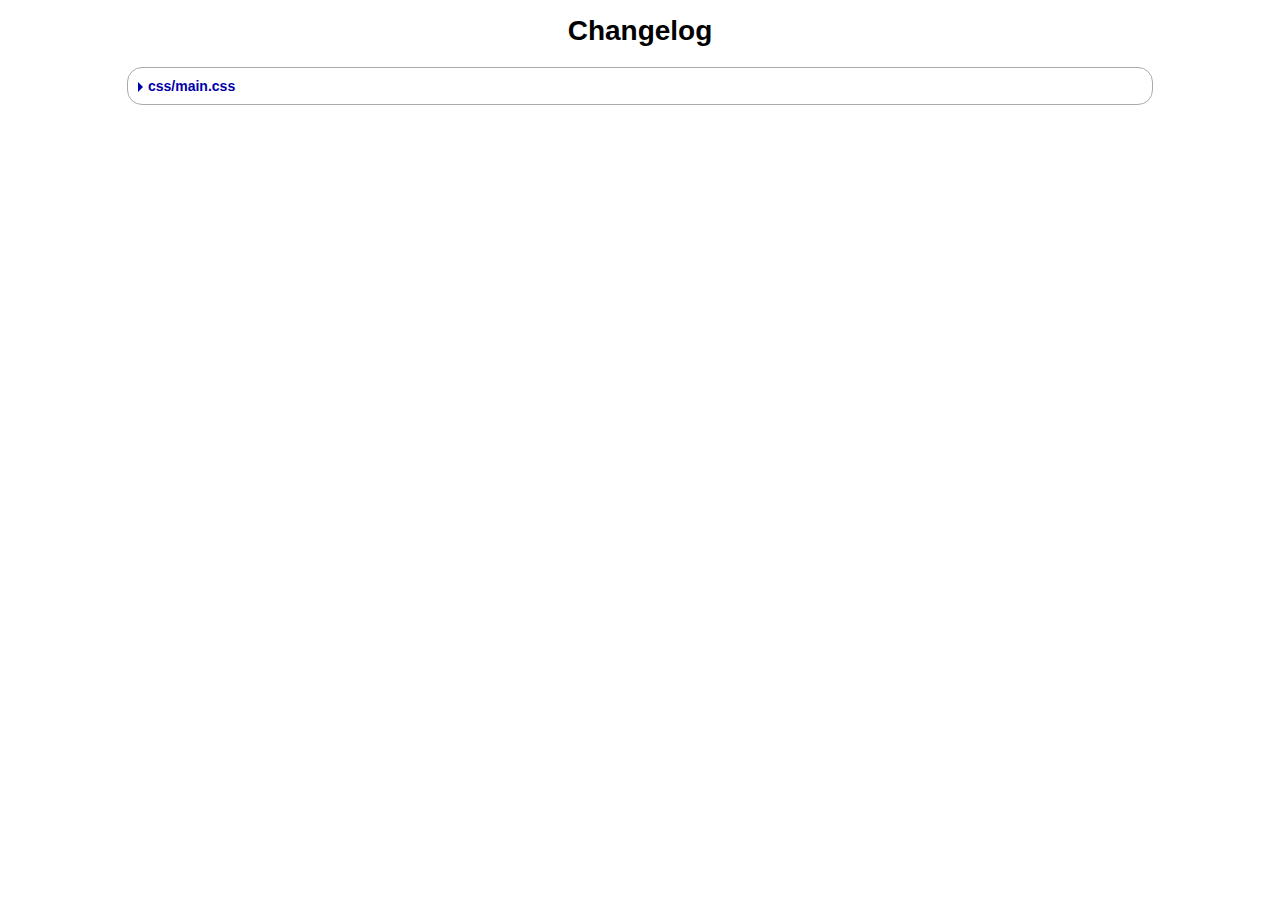
<file: change log.html>
<!DOCTYPE html>
<html><head>
	<meta charset="utf-8">
	<title>DiffViewer</title>
	<style>
		/* basic styles */
		body {
			font: 14px Arial, Helvetica, sans-serif;
			margin: 0;
		}
		h1 {
			margin: 15px auto;
			text-align: center;
		}
		.diff-list {
			border: 1px solid #aaa;
			border-radius: 15px;
			list-style: none;
			overflow: hidden;
			margin: 20px auto;
			width: 80%;
			padding: 0;
		}
		.diff-list li:first-child {
			border-top: none;
		}
		.diff-list li {
			border-top: 1px solid #aaa;
			overflow: hidden;
		}
		.diff-list li:hover {
			background: #fafafa;
		}
		.diff-list strong {
			cursor: pointer;
			display: block;
			color: #00a;
			padding: 10px;
		}
		.diff-list strong:before {
			vertical-align: middle;
			display: inline-block;
			border: 5px solid #f00;
			border-color: transparent transparent transparent #00a;
			width: 0px;
			height: 0px;
			content: '';
		}
		.diff-list .warning strong {
			color: #700;
		}
		.diff-list .warning strong:before {
			border-color: transparent transparent transparent #700;
		}
		.diff-list .active.warning strong:before {
			border-color: #700 transparent transparent;
		}
		.diff-list .active strong:before {
			border-color: #00a transparent transparent;
			margin: 3px 3px 0 -3px;
		}
		.diff-list pre {
			display: block;
			background: #fff;
			padding: 0;
			margin: 0;
		}

		/* highlighter styles */
		.scroll-wrapper {
			-webkit-box-sizing: border-box;
			-moz-box-sizing: border-box;
			box-sizing: border-box;
			background: #fff;
			overflow: auto;
			padding: 10px;
			width: 100%;
		}
		pre {
			min-width: 100%;
			float: left;
		}
		pre code.hljs {
			min-width: 100%;
			font-size: 14px;
			line-height: 18px;
			padding: 0;
			margin: 0;
			float: left;
		}
		.hljs .hljs-header,
		.hljs .hljs-chunk,
		.hljs .hljs-deletion,
		.hljs .hljs-addition {
			display: inline-block;
			vertical-align: top;
			width: 100%;
		}

		.hljs .hljs-header { background: #ff7; }
		.hljs .hljs-chunk { color: #77f; }
		.hljs .hljs-deletion { background: #fbb; }
		.hljs .hljs-addition { background: #bfb; }
	</style>
	

	
	<script>
		function initCollapse() {
			// create heading
			if(!document.querySelector('h1')) {
				var pageHeading = document.createElement('h1');
				pageHeading.innerHTML = 'Changelog';
				document.body.insertBefore(pageHeading, document.body.childNodes[0]);
			}

			// accordion handler
			var items = document.querySelectorAll('ul.diff-list li');
			var addClickEventHandler = function(container, opener, drop) {
				drop.style.display = 'none';

				opener.onclick = function(e) {
					e.preventDefault();
					if(container.classList.contains('active')) {
						container.classList.remove('active');
						drop.style.display = 'none';
					} else {
						container.classList.add('active');
						drop.style.display = 'block';
					}
				};
			};
			for(var i = 0, item, opener, drop; i < items.length; i++) {
				item = items[i];
				addClickEventHandler(item, item.querySelector('strong'), item.querySelector('div.scroll-wrapper'));
			}
		}
		
		document.addEventListener('DOMContentLoaded', initCollapse, false);
	</script>
<meta name="chromesniffer" id="chromesniffer_meta" content="{}"><script type="text/javascript" src="chrome-extension://homgcnaoacgigpkkljjjekpignblkeae/detector.js"></script></head>
<body><h1>Changelog</h1>
	

<ul class="diff-list"><li class=""><strong>css/main.css</strong><div class="scroll-wrapper" style="display: block;"><pre><code class="diff hljs"><span class="hljs-chunk">@@ -439,57 +439,57 @@</span>
 
 @font-face {
 	font-family: "suisse";
<span class="hljs-deletion">-	src: url("../fonts/suissebpintl-black-webfont.woff2") format("woff2"), url("../fonts/suissebpintl-black-webfont.woff") format("woff");</span>
<span class="hljs-deletion">-	font-weight: 900;</span>
<span class="hljs-addition">+	src: url("../fonts/suissebpintl-light-webfont.woff2") format("woff2"), url("../fonts/suissebpintl-light-webfont.woff") format("woff");</span>
<span class="hljs-addition">+	font-weight: 300;</span>
 	font-style: normal;
 }
 
 @font-face {
 	font-family: "suisse";
<span class="hljs-deletion">-	src: url("../fonts/suissebpintl-blackitalic-webfont.woff2") format("woff2"), url("../fonts/suissebpintl-blackitalic-webfont.woff") format("woff");</span>
<span class="hljs-deletion">-	font-weight: 900;</span>
<span class="hljs-addition">+	src: url("../fonts/suissebpintl-lightitalic-webfont.woff2") format("woff2"), url("../fonts/suissebpintl-lightitalic-webfont.woff") format("woff");</span>
<span class="hljs-addition">+	font-weight: 300;</span>
 	font-style: italic;
 }
 
 @font-face {
 	font-family: "suisse";
<span class="hljs-deletion">-	src: url("../fonts/suissebpintl-bold-webfont.woff2") format("woff2"), url("../fonts/suissebpintl-bold-webfont.woff") format("woff");</span>
<span class="hljs-deletion">-	font-weight: 700;</span>
<span class="hljs-addition">+	src: url("../fonts/suissebpintl-medium-webfont.woff2") format("woff2"), url("../fonts/suissebpintl-medium-webfont.woff") format("woff");</span>
<span class="hljs-addition">+	font-weight: 500;</span>
 	font-style: normal;
 }
 
 @font-face {
 	font-family: "suisse";
<span class="hljs-deletion">-	src: url("../fonts/suissebpintl-bolditalic-webfont.woff2") format("woff2"), url("../fonts/suissebpintl-bolditalic-webfont.woff") format("woff");</span>
<span class="hljs-deletion">-	font-weight: 700;</span>
<span class="hljs-addition">+	src: url("../fonts/suissebpintl-mediumitalic-webfont.woff2") format("woff2"), url("../fonts/suissebpintl-mediumitalic-webfont.woff") format("woff");</span>
<span class="hljs-addition">+	font-weight: 500;</span>
 	font-style: italic;
 }
 
 @font-face {
 	font-family: "suisse";
<span class="hljs-deletion">-	src: url("../fonts/suissebpintl-light-webfont.woff2") format("woff2"), url("../fonts/suissebpintl-light-webfont.woff") format("woff");</span>
<span class="hljs-deletion">-	font-weight: 300;</span>
<span class="hljs-addition">+	src: url("../fonts/suissebpintl-bold-webfont.woff2") format("woff2"), url("../fonts/suissebpintl-bold-webfont.woff") format("woff");</span>
<span class="hljs-addition">+	font-weight: 700;</span>
 	font-style: normal;
 }
 
 @font-face {
 	font-family: "suisse";
<span class="hljs-deletion">-	src: url("../fonts/suissebpintl-lightitalic-webfont.woff2") format("woff2"), url("../fonts/suissebpintl-lightitalic-webfont.woff") format("woff");</span>
<span class="hljs-deletion">-	font-weight: 300;</span>
<span class="hljs-addition">+	src: url("../fonts/suissebpintl-bolditalic-webfont.woff2") format("woff2"), url("../fonts/suissebpintl-bolditalic-webfont.woff") format("woff");</span>
<span class="hljs-addition">+	font-weight: 700;</span>
 	font-style: italic;
 }
 
 @font-face {
 	font-family: "suisse";
<span class="hljs-deletion">-	src: url("../fonts/suissebpintl-medium-webfont.woff2") format("woff2"), url("../fonts/suissebpintl-medium-webfont.woff") format("woff");</span>
<span class="hljs-deletion">-	font-weight: 500;</span>
<span class="hljs-addition">+	src: url("../fonts/suissebpintl-black-webfont.woff2") format("woff2"), url("../fonts/suissebpintl-black-webfont.woff") format("woff");</span>
<span class="hljs-addition">+	font-weight: 900;</span>
 	font-style: normal;
 }
 
 @font-face {
 	font-family: "suisse";
<span class="hljs-deletion">-	src: url("../fonts/suissebpintl-mediumitalic-webfont.woff2") format("woff2"), url("../fonts/suissebpintl-mediumitalic-webfont.woff") format("woff");</span>
<span class="hljs-deletion">-	font-weight: 500;</span>
<span class="hljs-addition">+	src: url("../fonts/suissebpintl-blackitalic-webfont.woff2") format("woff2"), url("../fonts/suissebpintl-blackitalic-webfont.woff") format("woff");</span>
<span class="hljs-addition">+	font-weight: 900;</span>
 	font-style: italic;
 }
 
<span class="hljs-chunk">@@ -906,7 +906,6 @@</span>
 #fancybox-loading div {
 	width: 44px;
 	height: 44px;
<span class="hljs-deletion">-	background: url("../images/fancybox/fancybox_loading.gif") center center no-repeat;</span>
 }
 
 .fancybox-close {
<span class="hljs-chunk">@@ -932,7 +931,6 @@</span>
 	height: 100%;
 	cursor: pointer;
 	text-decoration: none;
<span class="hljs-deletion">-	background: transparent url("../images/fancybox/blank.gif"); /* helps IE */</span>
 	-webkit-tap-highlight-color: transparent;
 	z-index: 8040;
 }
<span class="hljs-chunk">@@ -1002,7 +1000,6 @@</span>
 	overflow: hidden;
 	display: none;
 	z-index: 8010;
<span class="hljs-deletion">-	background: url("../images/fancybox/fancybox_overlay.png");</span>
 }
 
 .fancybox-overlay-fixed {</code></pre></div></li></ul><div class="button-holder"></div></body></html>
</file>
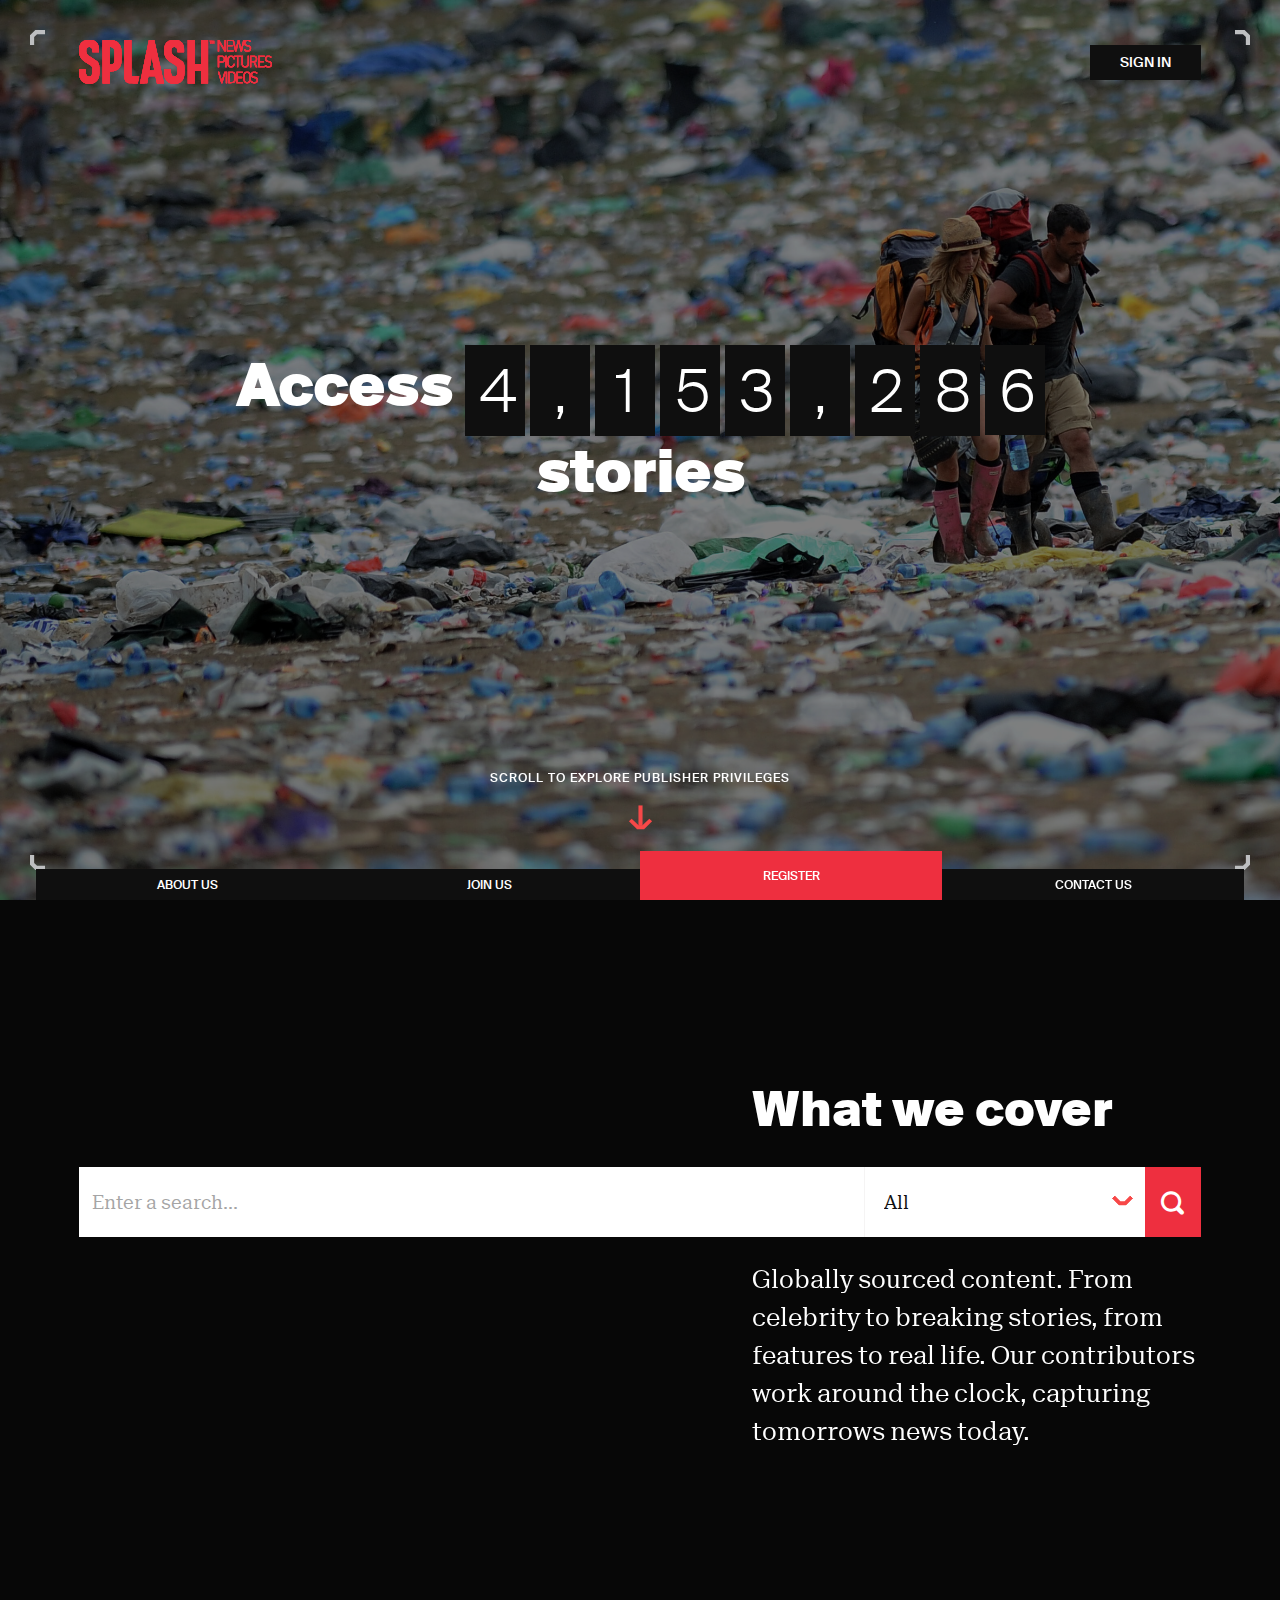
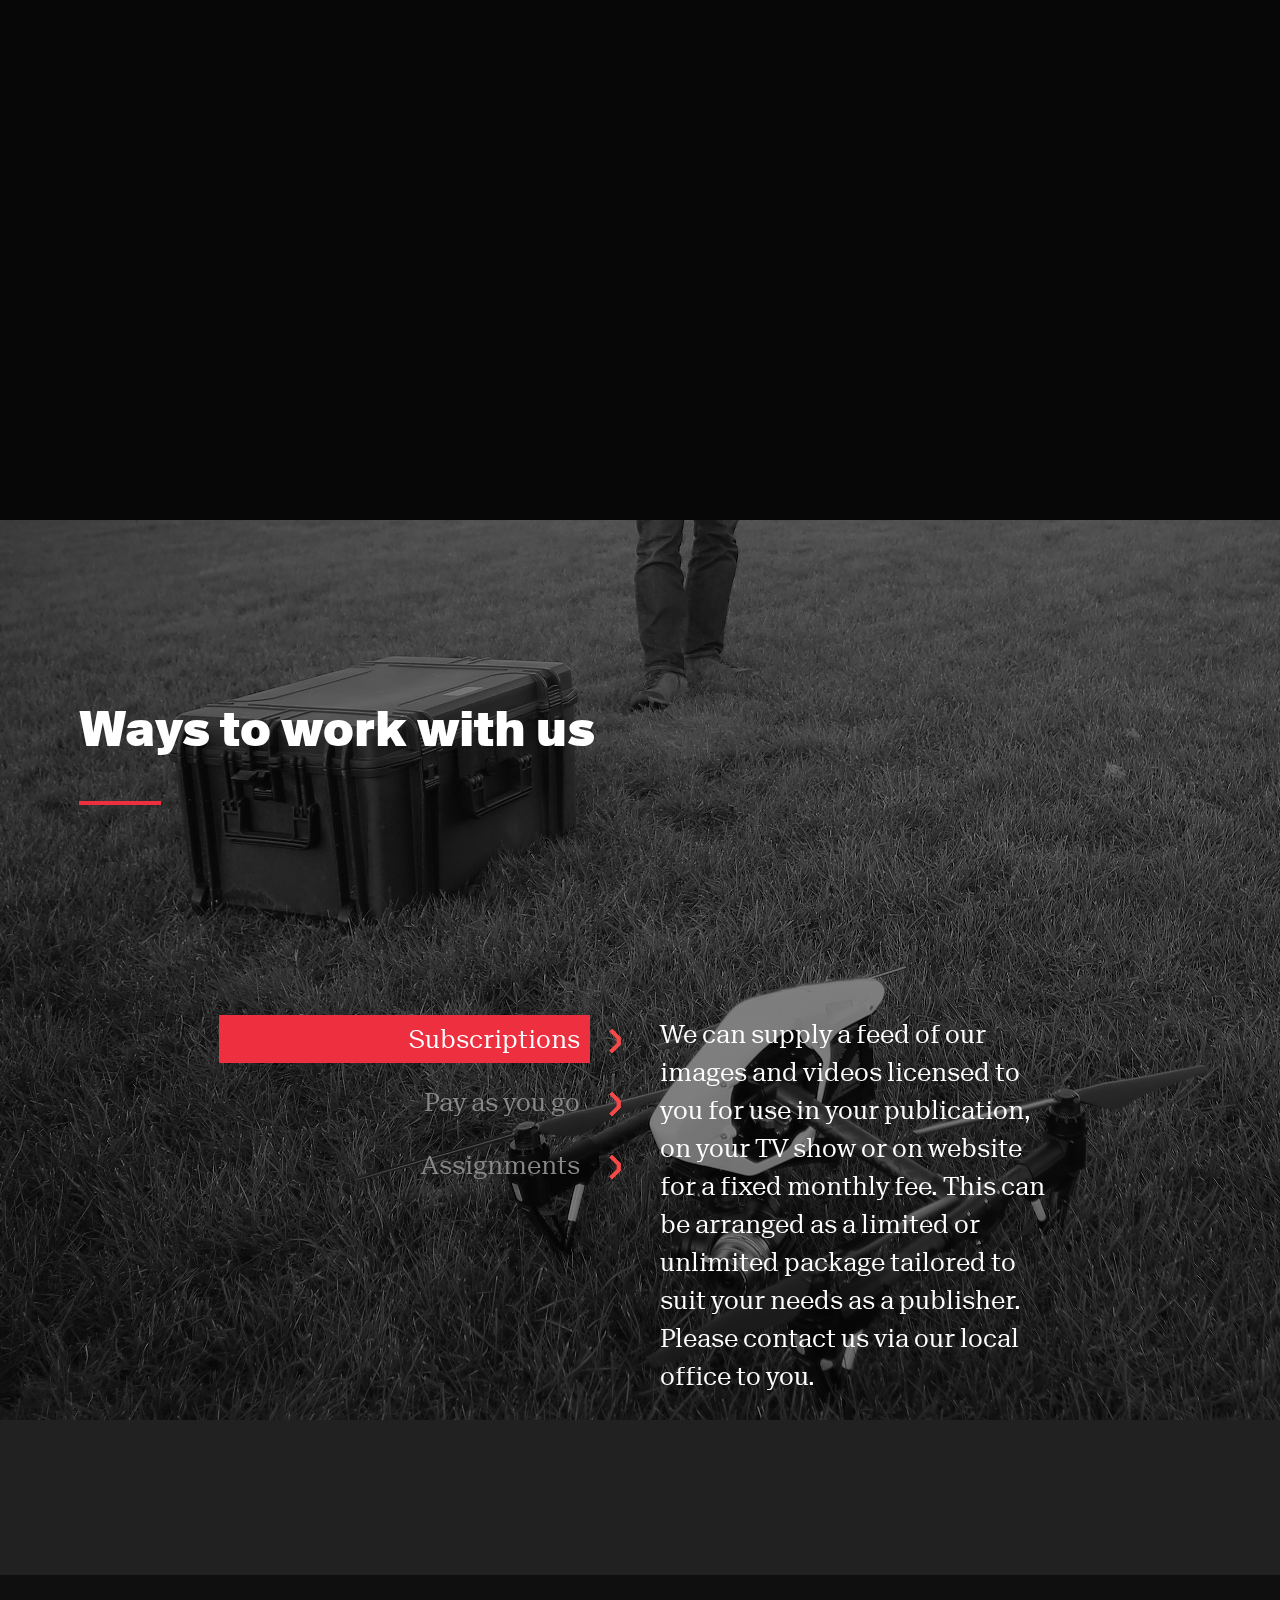
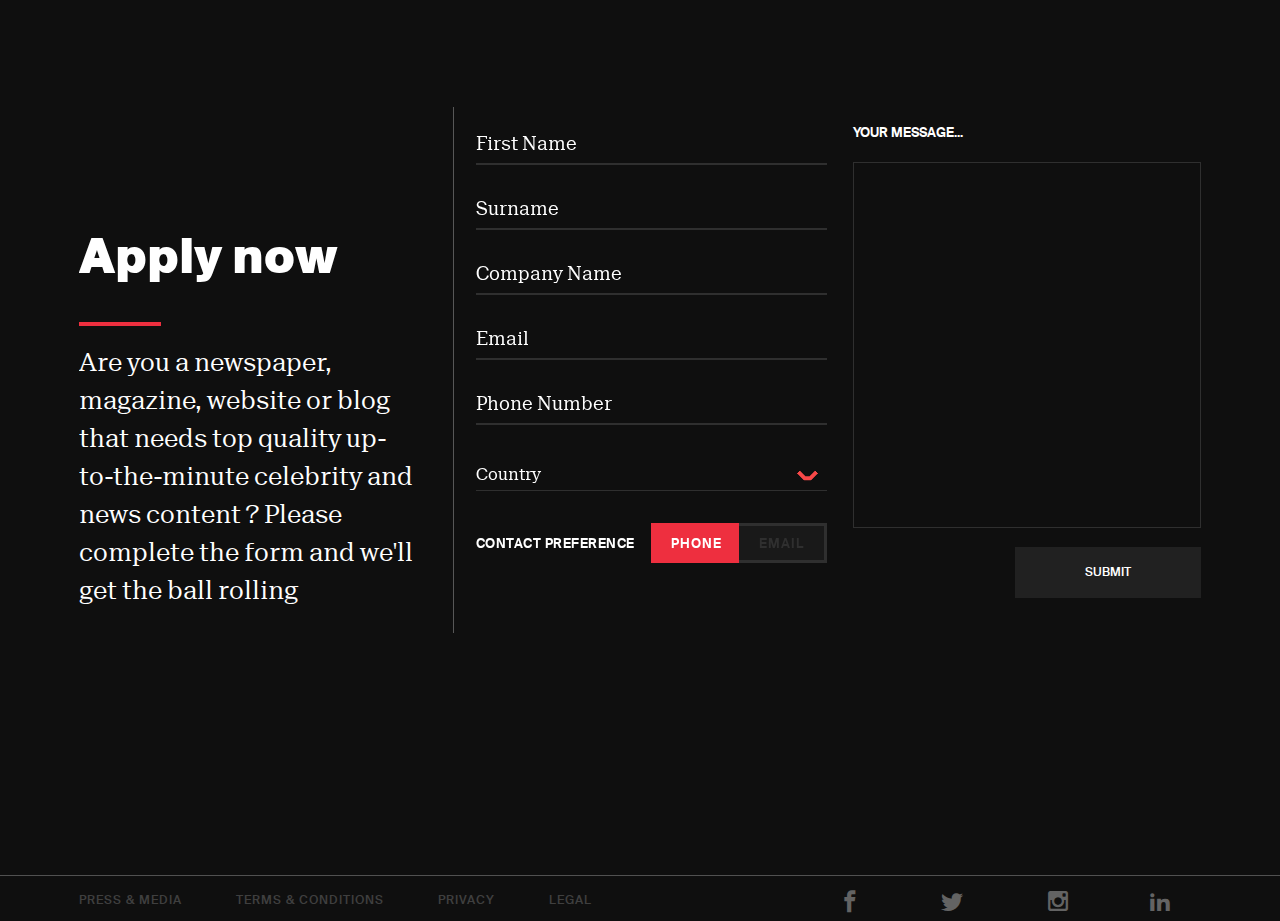
<file: get-access.html>
<!DOCTYPE html>
<html>
<head>
	<meta charset="utf-8">
	<meta name="viewport" content="width=device-width, initial-scale=1.0">
	<title>Splash</title>

	<!--build:css css/main.css-->
	<link media="all" rel="stylesheet" href="css/main.css">
	<!--endbuild-->

	<script type="text/javascript" src="http://ajax.googleapis.com/ajax/libs/jquery/1.11.2/jquery.min.js" defer></script>
	<script type="text/javascript">window.jQuery || document.write('<script src="js/jquery-1.11.2.min.js"><\/script>')</script>
	<!--build:js js/main.min.js -->
	<script type="text/javascript" src="js/skrollr.min.js" defer></script>
	<script type="text/javascript" src="js/skrollr.menu.min.js" defer></script>
	<script type="text/javascript" src="js/plugins.js" defer></script>
	<script type="text/javascript" src="js/jquery.main.js" defer></script>
	<!-- endbuild -->
</head>
<body>
	<header id="header">
		<div class="container">
			<div class="logo">
				<a href="index.html">
					<img src="images/logo.svg" alt="Splash">
				</a>
			</div>
			<a href="#popup2" class="sign lightbox">sign in</a>
		</div>
	</header>
	<div id="wrapper">
		<div class="page parallax-body" data-page="Access">
			<div class="page-slider">
				<main id="main">
					<div class="visual parallax-slide">
						<div class="bg-stretch gray-mask">
							<span data-srcset="images/glastonbury-sm.jpg, images/glastonbury-sm.jpg 2x"></span>
							<span data-srcset="images/glastonbury-sm.jpg, images/glastonbury-sm.jpg 2x" data-media="(min-width: 768px)"></span>
							<span data-srcset="images/A.2.2.5_Glastonbury.JPG, images/A.2.2.5_Glastonbury.JPG 2x" data-media="(min-width: 1024px)"></span>
						</div>
						<div class="text-holder">
							<div class="container">
								<h1 class="access">Access <span class="countdown" data-number="4153285" data-timer="6000"></span> stories</h1>
							</div>
						</div>
						<span class="see-more">Scroll to explore publisher privileges
							<a href="#section-1"><img src="images/arrow-bottom.svg" alt="Image Description"></a>
						</span>
						<div class="decor-top"></div>
						<div class="decor-bottom"></div>
					</div>
					<div class="image-area whatwecover gray-mask parallax-slide" id="section-1">
						<div class="container">
							<div class="text-box">
								<div class="container">
									<div class="row alt">
										<div class="whatwecover__search alter3 sticky">
											<h2>What we cover</h2>
											<div class=" parallax-elem" >
												<form action="#" class="search-form">
													<fieldset>
														<input type="search" placeholder="Enter a search...">
														<select>
															<option value="1">All</option>
															<option value="2">Few</option>
															<option value="3">Several</option>
														</select>
														<a class="lightbox" href="#popup1"><i class="icon-search"></i></a>
													</fieldset>
												</form>
												<div class="decorated-text alter">
													<p>Globally sourced content. From
														celebrity to breaking stories, from
														features to real life. Our contributors
														work around the clock, capturing
														tomorrows news today.</p>
												</div>
											</div>
										</div>
									</div>
								</div>
							</div>
						</div>
					</div>
					<div class="parallax-area parallax-slide" id="section-2">
						<div class="text-box with-parallax alter1">
							<div class="parallax gray-mask win-height bg-stretch parallax-fixed" style="background: url(images/drone.JPG);">
								<!-- <img src="images/parallax-06-2x.jpg" alt="Parallax Image"> -->
							</div>
							<div class="container">
								<div class="row">
									<div class="col-left">
										<h2 class="parallax-elem" data-options='{
											"0": "transform: translate3d(0, 0, 0); opacity: 1;",
											"0.6": "transform: translate3d(0, 0vh, 0); opacity: 1;",
											"1.2": " opacity: 0;"
										}'>Ways to work with us</h2>
										<div class="decorated-text parallax-elem" data-options='{
											"0": "transform: translate3d(0, 0, 0); opacity: 1;",
											"0.6": "transform: translate3d(0, 0vh, 0); opacity: 1;",
											"1": "transform: translate3d(0, -50vh, 0); opacity: 0;"
										}'>
											<span class="text-decor"></span>
										</div>
									</div>
								</div>
								<div class="row">
									<div class="ways-list parallax-elem"  data-options='{
											"0": "transform: translate3d(0, 0, 0); opacity: 1;",
											"0.6": "transform: translate3d(0, 0vh, 0); opacity: 1;",
											"1": "transform: translate3d(0, -50vh, 0); opacity: 0;"
										}'>
										<ul>
											<li><em id="totab1" class="active">Subscriptions </em></li>
											<li><em id="totab2">Pay as you go  </em></li>
											<li><em id="totab3">Assignments  </em></li>
										</ul>
										<div class="ways-list__block">
											<div class="ways-list__tab" id="tab1">
												We can supply a feed of our images and videos licensed to you for use in your publication, on your TV show or on website for a fixed monthly fee. This can be arranged as a limited or unlimited package tailored to suit your needs as a publisher. Please contact us via our local office to you.
											</div>
											<div class="ways-list__tab" id="tab2">
												If you are looking for that one off unique image or video to use in your publication, on your TV show or on your website or social media feed then we can supply licensed to you for that specific use. Please contact us via our local office to you.
											</div>
											<div class="ways-list__tab" id="tab3">
												Our network of highly professional photographers, videographers and drone operators are available for your bespoke assignments. We undertake each assignment with maximum planning and use the latest technology and equipment to provide the images that you as a publisher needs. Please contact us via our local office to you.
												<a href="#section-3" class="hide">1</a>
											</div>
										</div>
									</div>
								</div>
							</div>
						</div>
					</div>
					<div class="apply-area parallax-slide win-min-height"  id="section-3">
						<div class="container">
							<form action="#">
								<fieldset>
									<div class="row">
										<div class="col">
											<h2>Apply now</h2>
											<span class="text-decor"></span>
											<p>Are you a newspaper, magazine, website or blog that needs top quality up-to-the-minute celebrity and news content ? Please complete the form and we'll get the ball rolling</p>
										</div>
										<div class="col with-border">
											<div class="apply__item"><input type="text" placeholder="First Name"></div>
											<div class="apply__item"><input type="text" placeholder="Surname"></div>
											<div class="apply__item"><input type="text" placeholder="Company Name"></div>
											<div class="apply__item"><input type="text" placeholder="Email"></div>
											<div class="apply__item"><input type="text" placeholder="Phone Number"></div>
											<div class="apply__item">
											<select>
												<option value="1">Country</option>
												<option value="2">Select plan</option>
												<option value="3">Select payment plan</option>
											</select>
											</div>
											<div class="preference-form">
												<small>Contact preference</small>
												<nav>
													<em class="active">phone</em>
													<em>email</em>
												</nav>
											</div>
										</div>
										<div class="col">
											<small>Your Message...</small>
											<textarea></textarea>
											<button type="submit">Submit</button>
										</div>
									</div>
								</fieldset>
							</form>
						</div>
					</div>
				</main>
				<footer id="footer" class="parallax-slide">
					<div class="container">
						<ul class="footer-nav">
							<li><a href="mailto:kimberly@frontrowpartnership.com">Press  &amp;  Media</a></li>
							<li><a href="text-page.html">TERMS &amp; CONDITIONS</a></li>
							<li><a href="privacy.html">Privacy</a></li>
							<li><a href="legal.html">Legal</a></li>
						</ul>
						<ul class="social-networks">
							<li><a href="https://www.facebook.com/splashnewstv/" class="icon-facebook"></a></li>
							<li><a href="https://twitter.com/splashnews" class="icon-twitter"></a></li>
							<li><a href="https://www.instagram.com/splashnews/" class="icon-instagram"></a></li>
							<li><a href="https://www.linkedin.com/company/splash-news/" class="icon-linkedin"></a></li>
							<!--<li><a href="#" class="icon-pinterest"></a></li>-->
							<!--<li><a href="#" class="icon-youtube"></a></li>-->
						</ul>
					</div>
				</footer>
			</div>
			<nav class="fixed-nav" data-page="Access" data-anchor-target="#footer" data-bottom-top="bottom: 0px;" data-bottom="bottom: 46px;">
				<div class="block-title">
					<ul class="titles">
						<li data-anchor-target="#section-1" data-top data-top-bottom><span><a href="#section-3" >Apply for Access</a></span></li>
						<li data-anchor-target="#section-2" data-top data-top-bottom><span><a href="#section-3" >Apply for Access</a></span></li>
						<li data-anchor-target="#section-3" data-top data-top-bottom><span><a href="#section-3" >Apply for Access</a></span></li>
					</ul>
				</div>
				<div class="nav-galery-mask">
					<ul class="page-nav">
						<li><a href="index.html">About Us</a></li>
						<li><a href="join-us.html">Join Us</a></li>
						<li class="active"><a href="get-access.html" class="progress-color" data-options='{"0.299": "color: rgb(255,255,255)", "0.3": "color: rgb(0,0,0)"}'>Register<span class="progress" data-start="width: 0%;" data-end="width: 130%;"></span></a></li>
						<li><a href="contact-us.html">Contact Us</a></li>
					</ul>
				</div>
			</nav>
			<div class="popup-holder">
				<div id="popup1" class="lightbox">
					<div class="holder">
						<div class="image-wrap">
							<picture>
								<source srcset="images/image01.jpg, images/image01-2x.jpg 2x" media="(max-width: 767px)">
								<source srcset="images/image01.jpg, images/image01-2x.jpg 2x" media="(max-width: 1024px)">
								<source srcset="images/image01.jpg, images/image01-2x.jpg 2x">
								<img src="images/image01-2x.jpg" alt="">
							</picture>
						</div>
						<div class="text-wrap">
							<h2>Kanye West</h2>
							<span class="result"><mark>35,808 RESULTS</mark></span>
							<p>Your search query for <mark>Kayne West</mark> returned<mark>35,808 results,</mark> shot in  <mark>15 countries</mark>  by  <mark>1,200 contributors.</mark>  Amongst the results you’ll find  <mark>345 published</mark>  with the most recent having been published within <mark>3 weeks.</mark> </p>
							<p>To view all results, head over to IDS and apply for access.</p>
						</div>
					</div>
					<!--<form action="#" class="search-form">-->
						<!--<fieldset>-->
							<!--<input type="search" placeholder="Kayne West">-->
							<!--<select>-->
								<!--<option value="1">All</option>-->
								<!--<option value="2">Few</option>-->
								<!--<option value="3">Several</option>-->
							<!--</select>-->
							<!--<a class="lightbox" href="#popup1"><i class="icon-search"></i></a>-->
						<!--</fieldset>-->
					<!--</form>-->
				</div>
				<div id="popup2" class="lightbox">
					<h3>Sign in</h3>
					<p>Sign in to your account. If you'd like to sign up for an account please select one of the following: </p>
					<form action="#" class="sign-form form-validation">
						<fieldset>
							<div class="validation-row">
								<label for="email">Email</label>
								<input id="email" type="text" placeholder="Enter your email" data-required="true" data-type="email">
								<span class="not-valid">not a valid email address</span>
							</div>
								<label for="password">Password</label>
								<input id="password" type="password" placeholder="Enter your password" data-required="true">
							<input type="submit" value="confirm">
						</fieldset>
					</form>
					<p>Having trouble singing in? <a href="#popup3" class="lightbox">Click here</a></p>
				</div>
				<div id="popup3" class="lightbox">
					<h3>Forgot your sign in?</h3>
					<p>Enter your email address below and we can send you a password reset request. Don't know your email address? <a href="contact-us.html" >Contact us</a> and we'll try to get you signed in immediately.</p>
					<form action="#" class="sign-form">
						<fieldset>
							<label for="email1">Email</label>
							<input id="email1" type="text" placeholder="Enter your email">
							<input type="submit" value="reset password">
						</fieldset>
					</form>
				</div>
				<div id="popup4" class="lightbox">
					<h3>Reset my password</h3>
					<p>Thanks for confirming you're you. Please choose a new password and reconfirm it and we'll get you signed in. Your chosen password should be at least 8 characters long and we recommend that it contains uppercase and lowercase characters for extra security.</p>
					<form action="#" class="sign-form">
						<fieldset>
							<label for="password1">New Password</label>
							<input id="password1" type="password" placeholder="Enter your password">
							<label for="password2">Confirm Password</label>
							<input id="password2" type="password" placeholder="Enter your password">
							<input type="submit" value="confirm">
						</fieldset>
					</form>
				</div>
			</div>
		</div>
	</div>
</body>
</html>
</file>
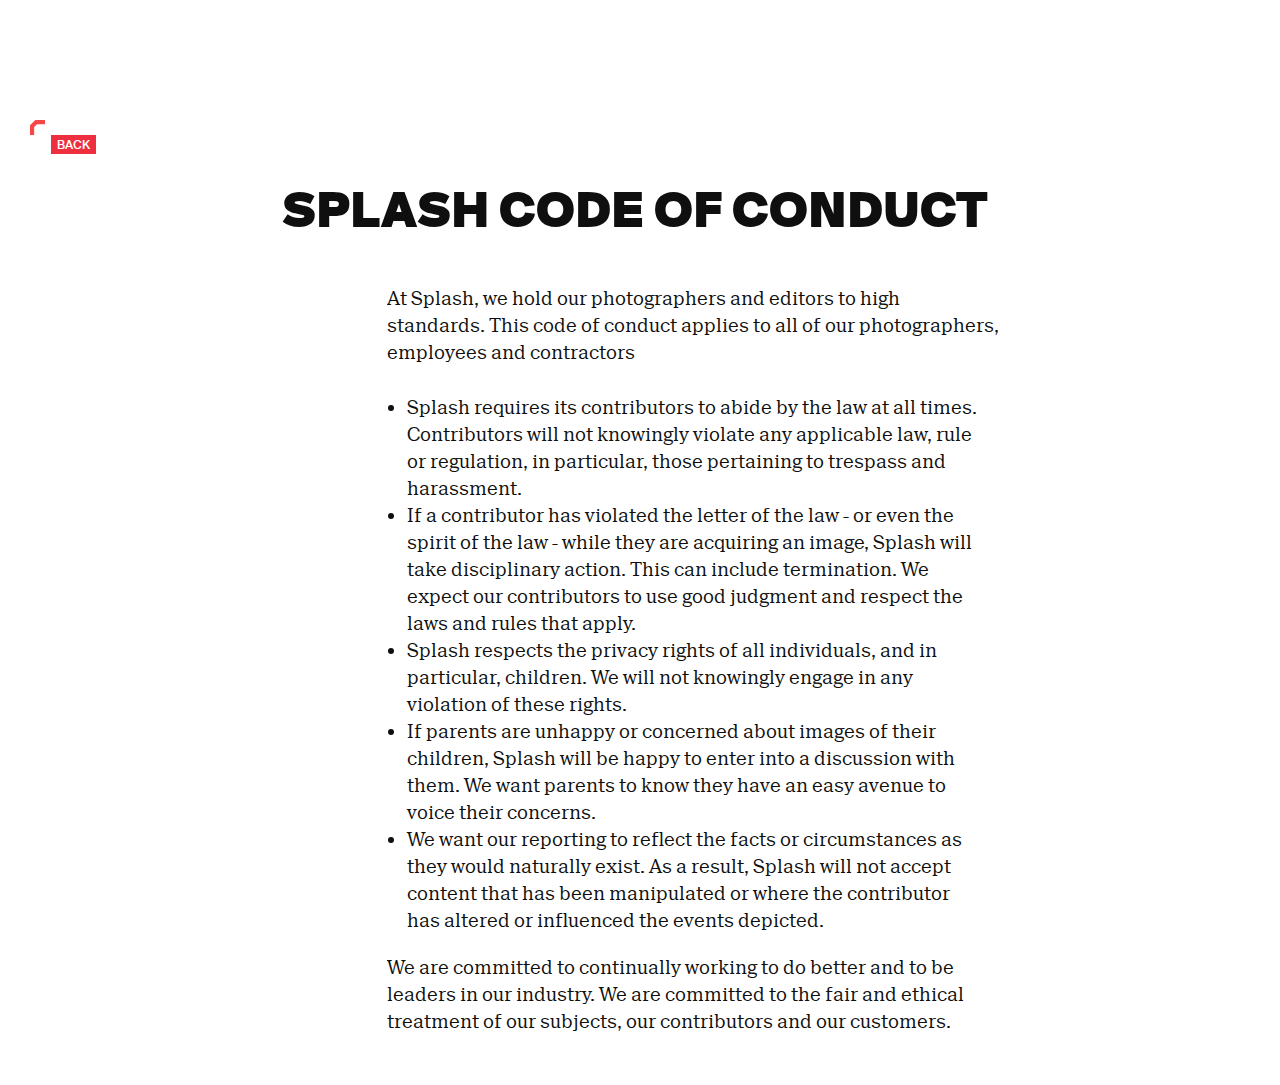
<file: legal.html>
<!DOCTYPE html>
<html>
<head>
	<meta charset="utf-8">
	<meta name="viewport" content="width=device-width, initial-scale=1.0">
	<title>Splash</title>
	<!--build:css css/main.css-->
	<link media="all" rel="stylesheet" href="css/main.css">
	<!--endbuild-->

	<script type="text/javascript" src="http://ajax.googleapis.com/ajax/libs/jquery/1.11.2/jquery.min.js" defer></script>
	<script type="text/javascript">window.jQuery || document.write('<script src="js/jquery-1.11.2.min.js"><\/script>')</script>
	<!--build:js js/main.min.js -->
	<script type="text/javascript" src="js/skrollr.min.js" defer></script>
	<script type="text/javascript" src="js/skrollr.menu.min.js" defer></script>
	<script type="text/javascript" src="js/plugins.js" defer></script>
	<script type="text/javascript" src="js/jquery.main.js" defer></script>
	<!-- endbuild -->
</head>
<body>
	<div id="wrapper" class="text-page">
		<div class="page">
			<main id="main">
				<div class="back-link">
					<a href="index.html" class="back-to">Back</a>
				</div>
				<div class="text-area">
					<div class="container">
						<h2>SPLASH CODE OF CONDUCT</h2>
						<div class="decorated-text">
							<p>At Splash, we hold our photographers and editors to high standards. This code of conduct applies to all of our photographers, employees and contractors</p>
							<ul class="legalText__list">
								<li>Splash requires its contributors to abide by the law at all times. Contributors will not knowingly violate any applicable law, rule or regulation, in particular, those pertaining to trespass and harassment.</li>
								<li>If a contributor has violated the letter of the law - or even the spirit of the law - while they are acquiring an image, Splash will take disciplinary action. This can include termination. We expect our contributors to use good judgment and respect the laws and rules that apply.</li>
								<li>Splash respects the privacy rights of all individuals, and in particular, children. We will not knowingly engage in any violation of these rights.</li>
								<li>If parents are unhappy or concerned about images of their children, Splash will be happy to enter into a discussion with them. We want parents to know they have an easy avenue to voice their concerns.</li>
								<li>We want our reporting to reflect the facts or circumstances as they would naturally exist. As a result, Splash will not accept content that has been manipulated or where the contributor has altered or influenced the events depicted.</li>
							</ul>
							<p>We are committed to continually working to do better and to be leaders in our industry. We are committed to the fair and ethical treatment of our subjects, our contributors and our customers.</p>
						</div>
					</div>
				</div>
			</main>
		</div>
	</div>
</body>
</html>
</file>
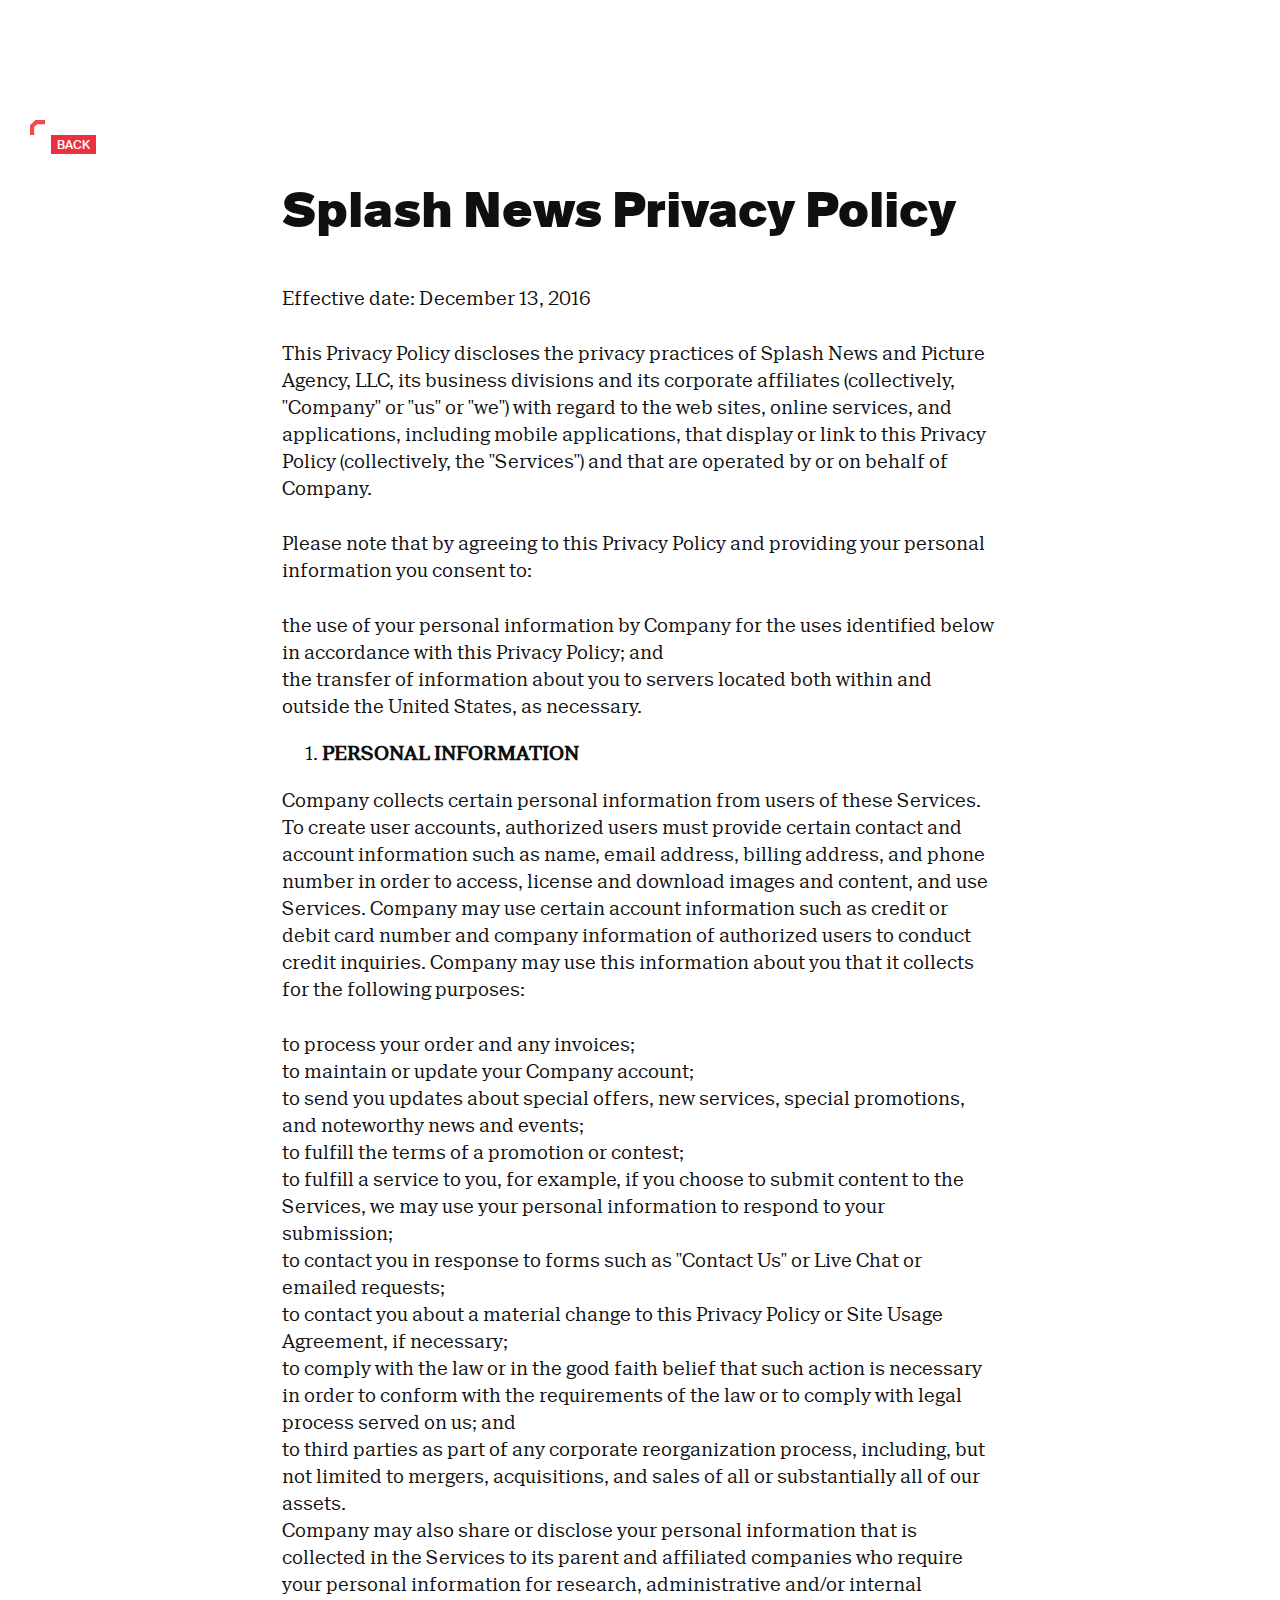
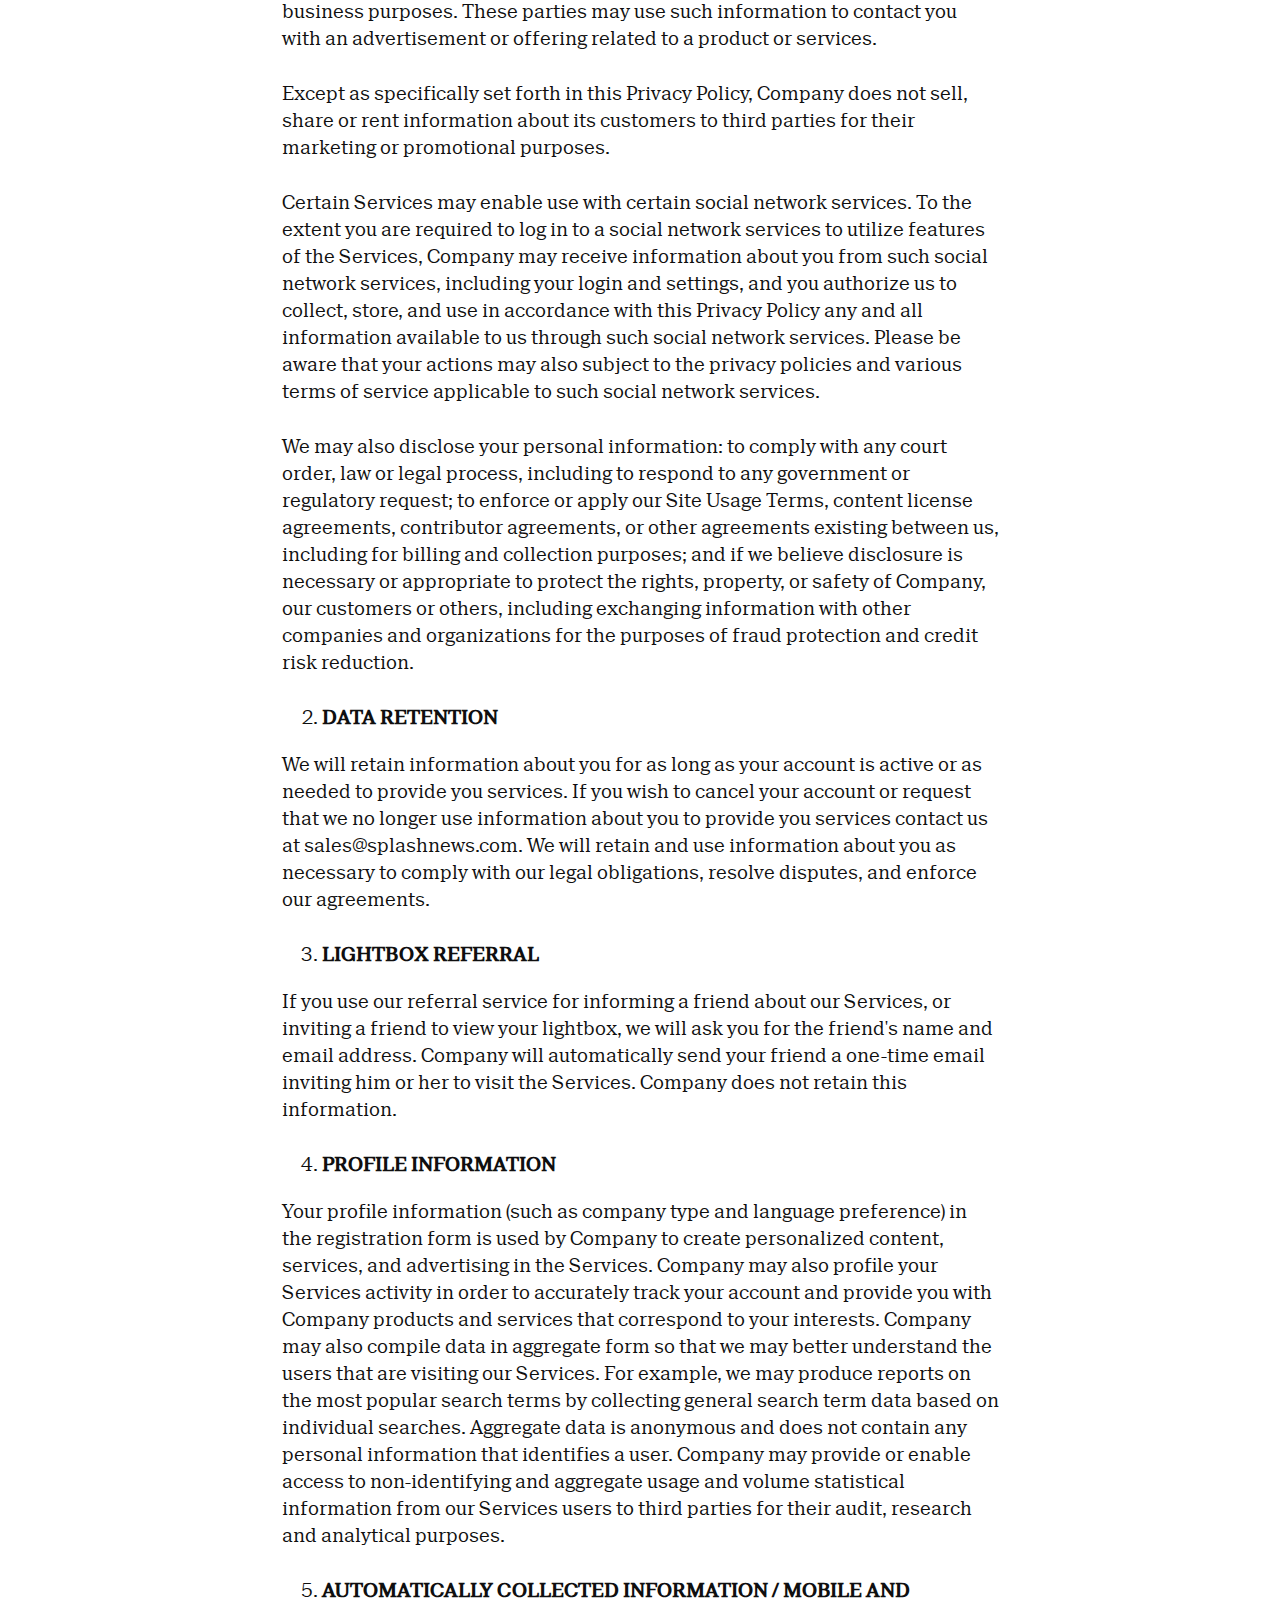
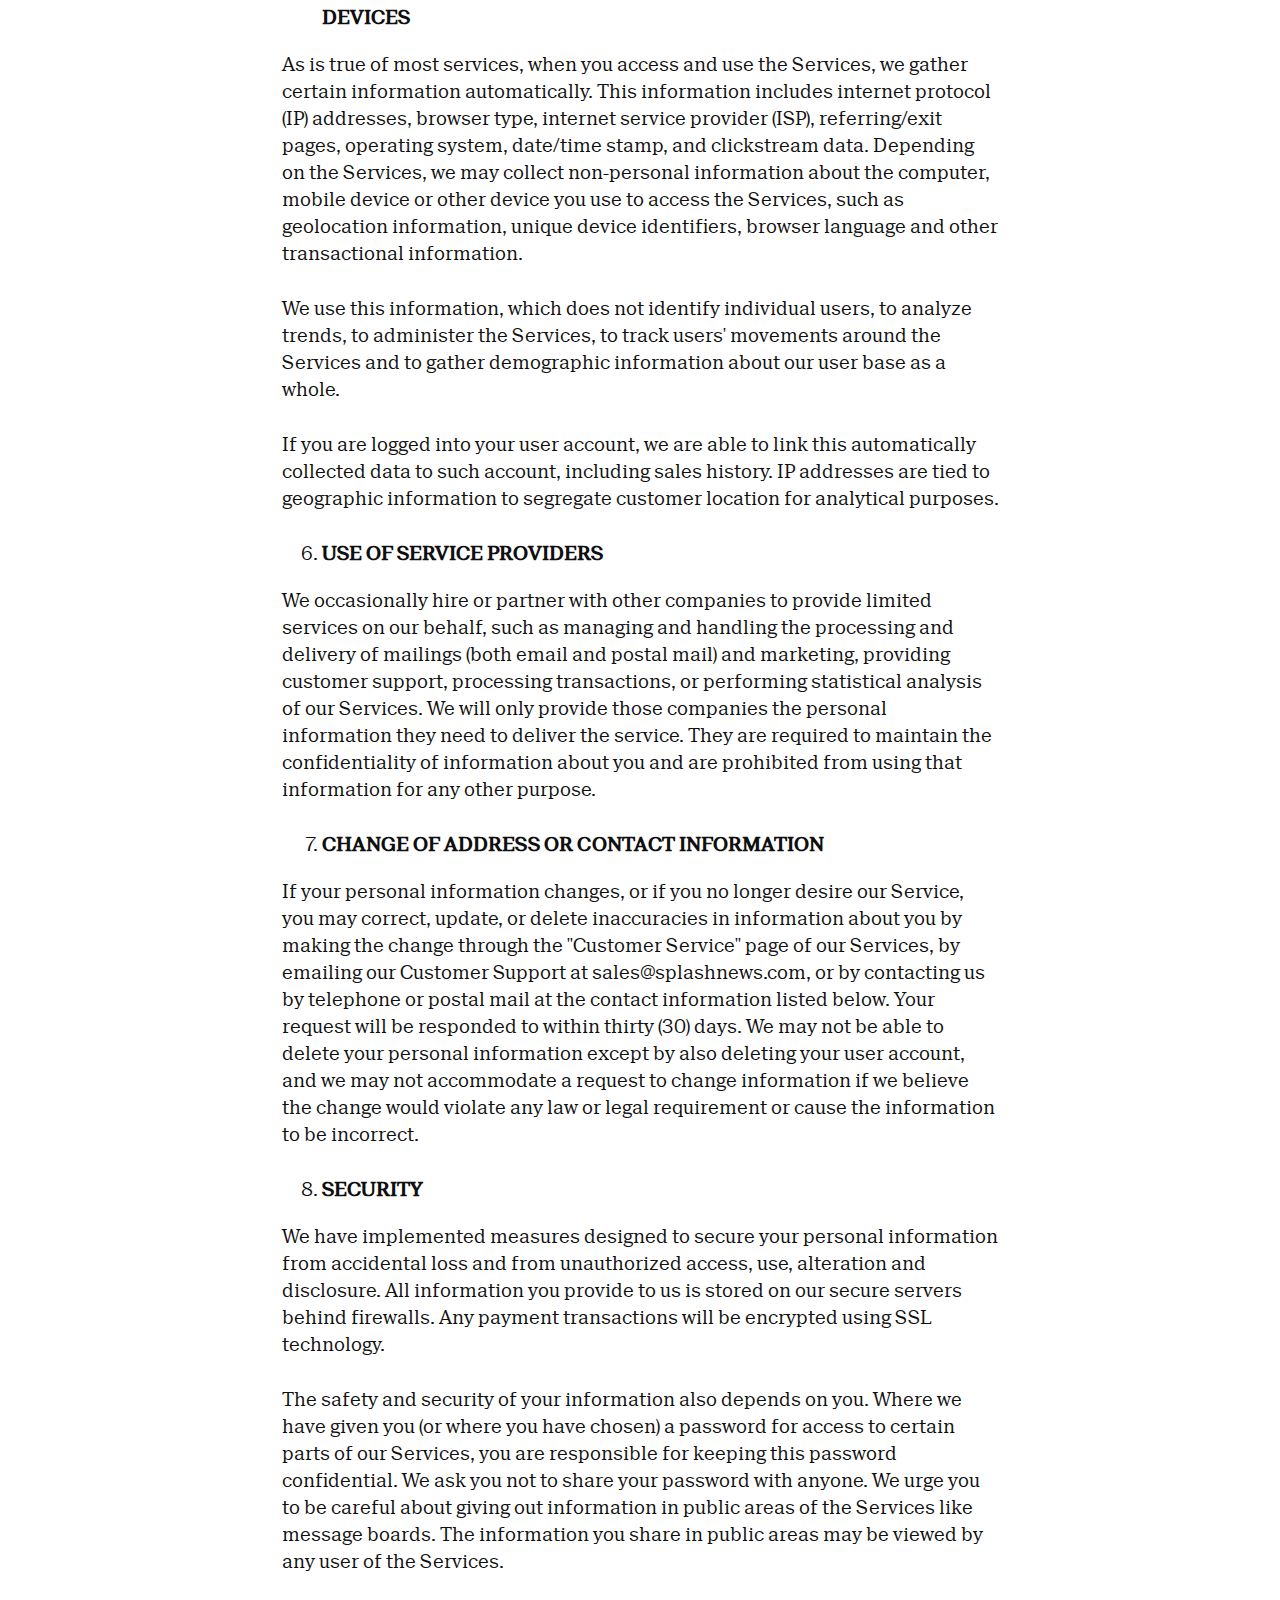
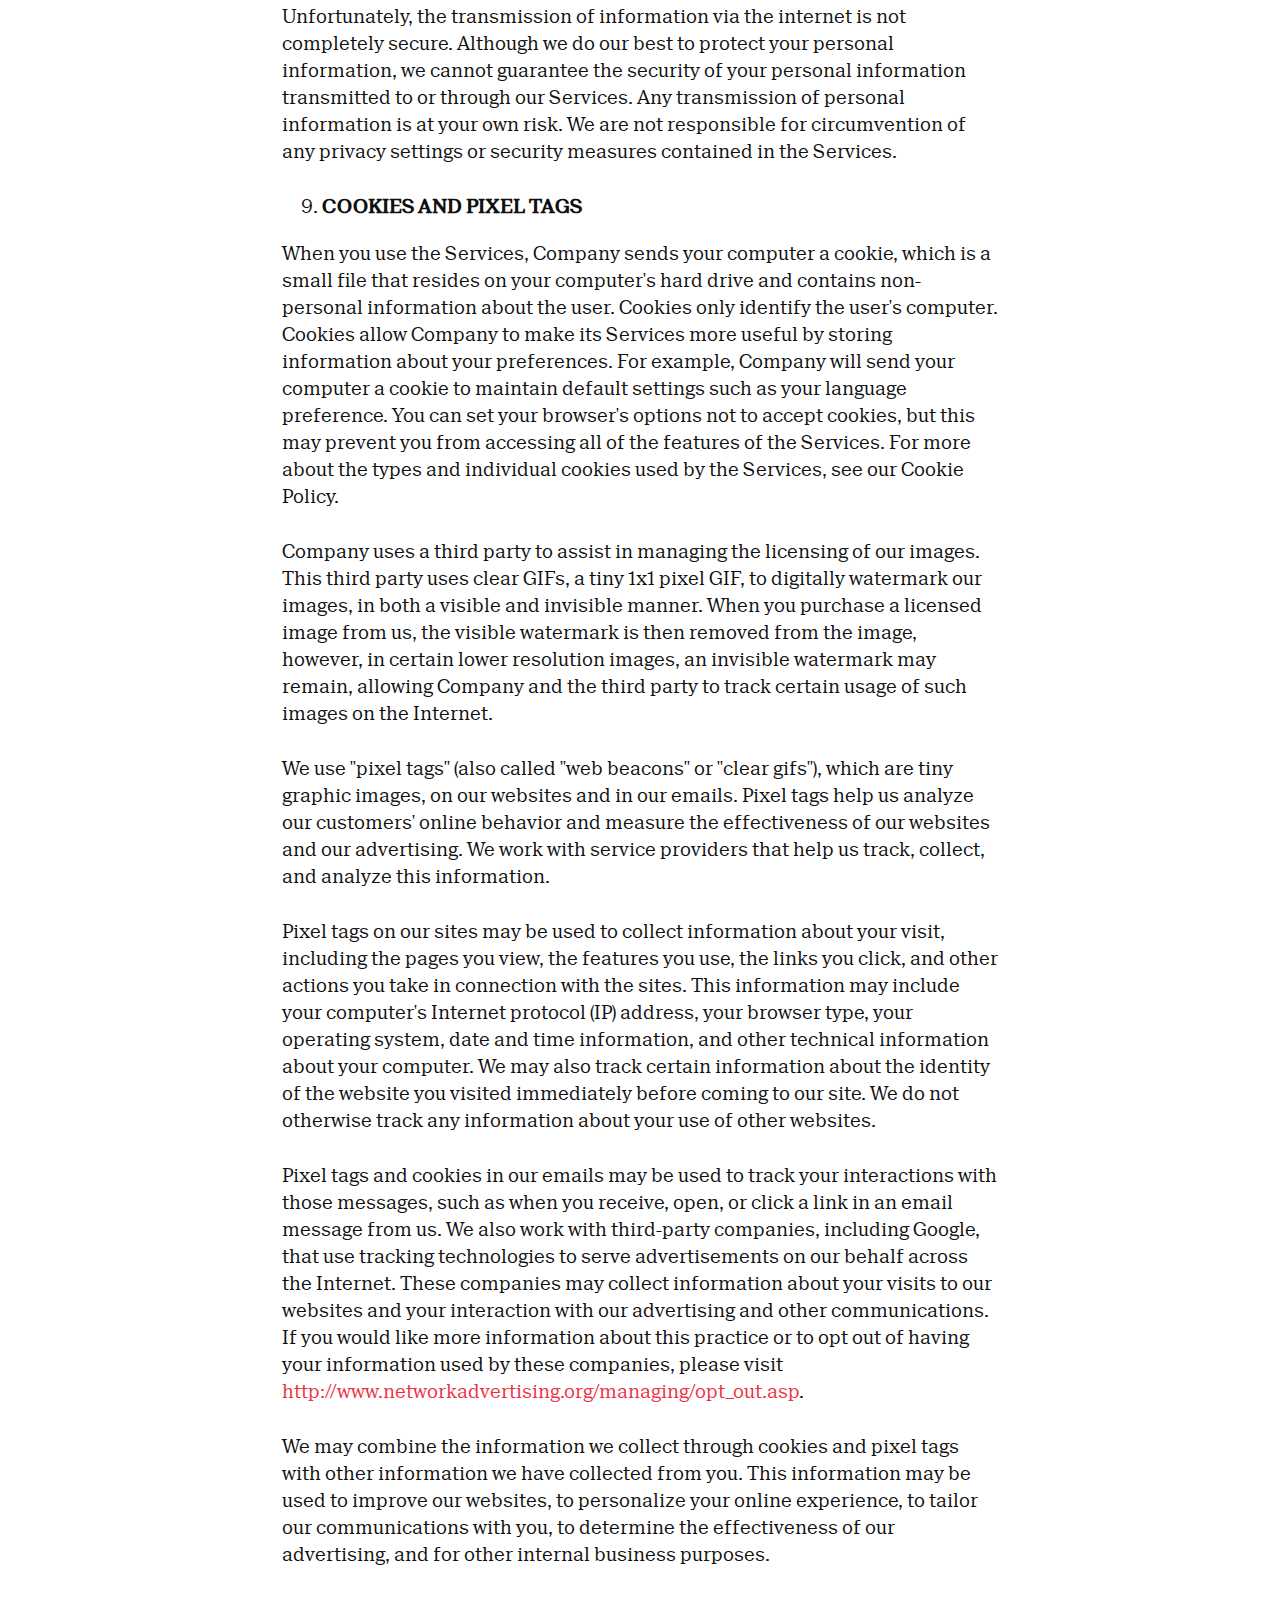
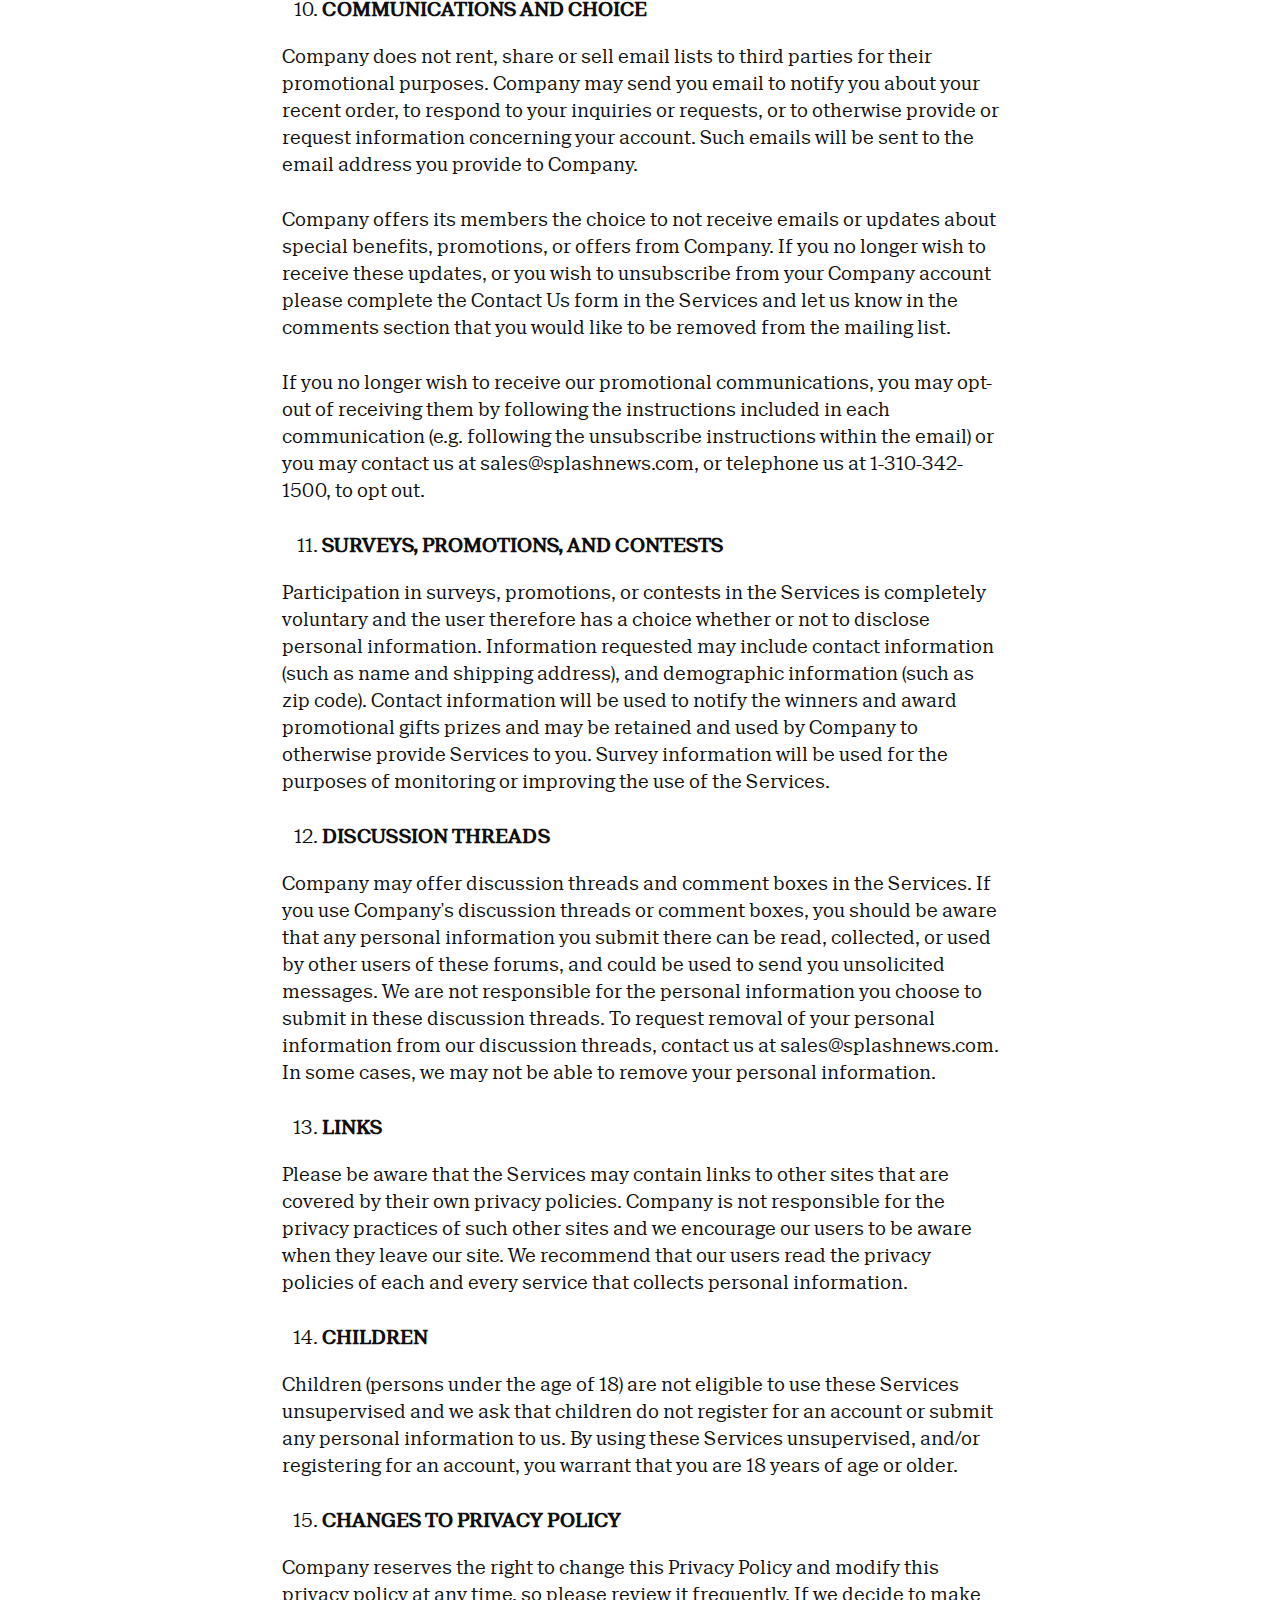
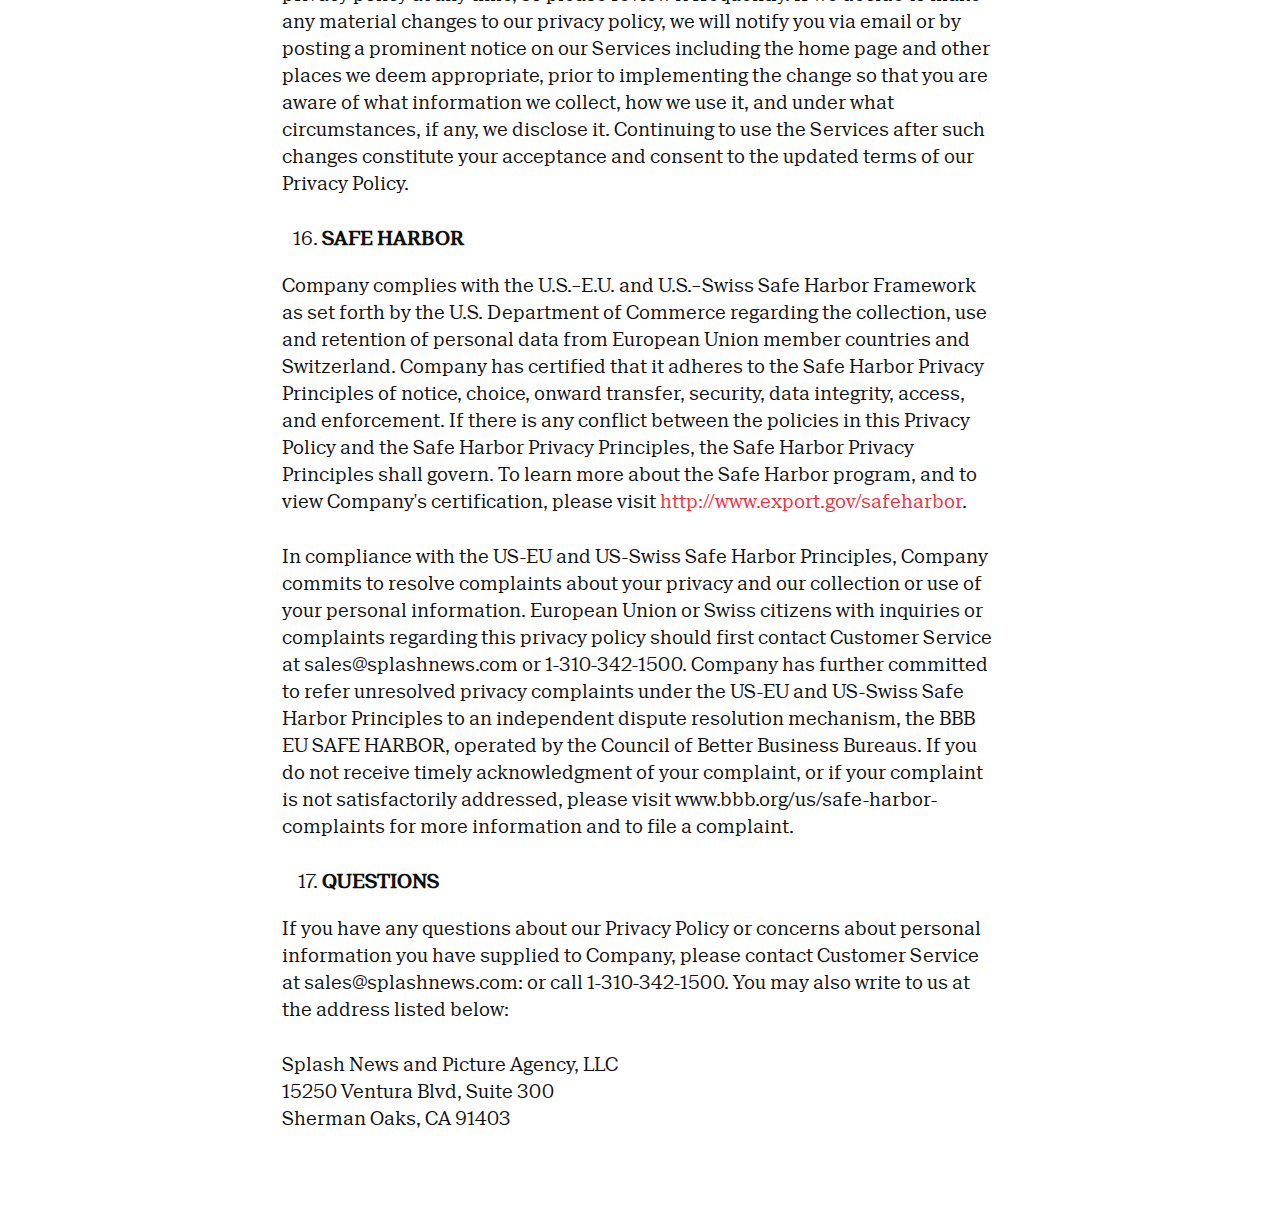
<file: privacy.html>
<!DOCTYPE html>
<html>
<head>
	<meta charset="utf-8">
	<meta name="viewport" content="width=device-width, initial-scale=1.0">
	<title>Splash</title>
	<!--build:css css/main.css-->
	<link media="all" rel="stylesheet" href="css/main.css">
	<!--endbuild-->

	<script type="text/javascript" src="http://ajax.googleapis.com/ajax/libs/jquery/1.11.2/jquery.min.js" defer></script>
	<script type="text/javascript">window.jQuery || document.write('<script src="js/jquery-1.11.2.min.js"><\/script>')</script>
	<!--build:js js/main.min.js -->
	<script type="text/javascript" src="js/skrollr.min.js" defer></script>
	<script type="text/javascript" src="js/skrollr.menu.min.js" defer></script>
	<script type="text/javascript" src="js/plugins.js" defer></script>
	<script type="text/javascript" src="js/jquery.main.js" defer></script>
	<!-- endbuild -->
</head>
<body>
	<div id="wrapper" class="text-page">
		<div class="page">
			<main id="main">
				<div class="back-link">
					<a href="index.html" class="back-to">Back</a>
				</div>
				<div class="text-area">
					<div class="container">
						<h2>Splash News Privacy Policy</h2>
						<p>Effective date: December 13, 2016</p>
						<p>This Privacy Policy discloses the privacy practices of Splash News and Picture Agency, LLC, its business divisions and its corporate affiliates (collectively, "Company" or "us" or "we") with regard to the web sites, online services, and applications, including mobile applications, that display or link to this Privacy Policy (collectively, the "Services") and that are operated by or on behalf of Company.</p>
						<p>Please note that by agreeing to this Privacy Policy and providing your personal information you consent to:</p>
						<ul>
							<li>the use of your personal information by Company for the uses identified below in accordance with this Privacy Policy; and</li>
							<li>the transfer of information about you to servers located both within and outside the United States, as necessary.</li>
						</ul>
						<ol>
							<li><strong> PERSONAL INFORMATION</strong></li>
						</ol>
						<p>Company collects certain personal information from users of these Services. To create user accounts, authorized users must provide certain contact and account information such as name, email address, billing address, and phone number in order to access, license and download images and content, and use Services. Company may use certain account information such as credit or debit card number and company information of authorized users to conduct credit inquiries. Company may use this information about you that it collects for the following purposes:</p>
						<ul>
							<li>to process your order and any invoices;</li>
							<li>to maintain or update your Company account;</li>
							<li>to send you updates about special offers, new services, special promotions, and noteworthy news and events;</li>
							<li>to fulfill the terms of a promotion or contest;</li>
							<li>to fulfill a service to you, for example, if you choose to submit content to the Services, we may use your personal information to respond to your submission;</li>
							<li>to contact you in response to forms such as "Contact Us" or Live Chat or emailed requests;</li>
							<li>to contact you about a material change to this Privacy Policy or Site Usage Agreement, if necessary;</li>
							<li>to comply with the law or in the good faith belief that such action is necessary in order to conform with the requirements of the law or to comply with legal process served on us; and</li>
							<li>to third parties as part of any corporate reorganization process, including, but not limited to mergers, acquisitions, and sales of all or substantially all of our assets.</li>
						</ul>
						<p>Company may also share or disclose your personal information that is collected in the Services to its parent and affiliated companies who require your personal information for research, administrative and/or internal business purposes. These parties may use such information to contact you with an advertisement or offering related to a product or services.</p>
						<p>Except as specifically set forth in this Privacy Policy, Company does not sell, share or rent information about its customers to third parties for their marketing or promotional purposes.</p>
						<p>Certain Services may enable use with certain social network services. To the extent you are required to log in to a social network services to utilize features of the Services, Company may receive information about you from such social network services, including your login and settings, and you authorize us to collect, store, and use in accordance with this Privacy Policy any and all information available to us through such social network services. Please be aware that your actions may also subject to the privacy policies and various terms of service applicable to such social network services.</p>
						<p>We may also disclose your personal information: to comply with any court order, law or legal process, including to respond to any government or regulatory request; to enforce or apply our Site Usage Terms, content license agreements, contributor agreements, or other agreements existing between us, including for billing and collection purposes; and if we believe disclosure is necessary or appropriate to protect the rights, property, or safety of Company, our customers or others, including exchanging information with other companies and organizations for the purposes of fraud protection and credit risk reduction.</p>
						<ol start="2">
							<li><strong> DATA RETENTION</strong></li>
						</ol>
						<p>We will retain information about you for as long as your account is active or as needed to provide you services. If you wish to cancel your account or request that we no longer use information about you to provide you services contact us at sales@splashnews.com. We will retain and use information about you as necessary to comply with our legal obligations, resolve disputes, and enforce our agreements.</p>
						<ol start="3">
							<li><strong> LIGHTBOX REFERRAL</strong></li>
						</ol>
						<p>If you use our referral service for informing a friend about our Services, or inviting a friend to view your lightbox, we will ask you for the friend's name and email address. Company will automatically send your friend a one-time email inviting him or her to visit the Services. Company does not retain this information.</p>
						<ol start="4">
							<li><strong> PROFILE INFORMATION</strong></li>
						</ol>
						<p>Your profile information (such as company type and language preference) in the registration form is used by Company to create personalized content, services, and advertising in the Services. Company may also profile your Services activity in order to accurately track your account and provide you with Company products and services that correspond to your interests. Company may also compile data in aggregate form so that we may better understand the users that are visiting our Services. For example, we may produce reports on the most popular search terms by collecting general search term data based on individual searches. Aggregate data is anonymous and does not contain any personal information that identifies a user. Company may provide or enable access to non-identifying and aggregate usage and volume statistical information from our Services users to third parties for their audit, research and analytical purposes.</p>
						<ol start="5">
							<li><strong> AUTOMATICALLY COLLECTED INFORMATION / MOBILE AND DEVICES</strong></li>
						</ol>
						<p>As is true of most services, when you access and use the Services, we gather certain information automatically. This information includes internet protocol (IP) addresses, browser type, internet service provider (ISP), referring/exit pages, operating system, date/time stamp, and clickstream data. Depending on the Services, we may collect non-personal information about the computer, mobile device or other device you use to access the Services, such as geolocation information, unique device identifiers, browser language and other transactional information.</p>
						<p>We use this information, which does not identify individual users, to analyze trends, to administer the Services, to track users' movements around the Services and to gather demographic information about our user base as a whole.</p>
						<p>If you are logged into your user account, we are able to link this automatically collected data to such account, including sales history. IP addresses are tied to geographic information to segregate customer location for analytical purposes.</p>
						<ol start="6">
							<li><strong> USE OF SERVICE PROVIDERS</strong></li>
						</ol>
						<p>We occasionally hire or partner with other companies to provide limited services on our behalf, such as managing and handling the processing and delivery of mailings (both email and postal mail) and marketing, providing customer support, processing transactions, or performing statistical analysis of our Services. We will only provide those companies the personal information they need to deliver the service. They are required to maintain the confidentiality of information about you and are prohibited from using that information for any other purpose.</p>
						<ol start="7">
							<li><strong> CHANGE OF ADDRESS OR CONTACT INFORMATION</strong></li>
						</ol>
						<p>If your personal information changes, or if you no longer desire our Service, you may correct, update, or delete inaccuracies in information about you by making the change through the "Customer Service" page of our Services, by emailing our Customer Support at sales@splashnews.com, or by contacting us by telephone or postal mail at the contact information listed below. Your request will be responded to within thirty (30) days. We may not be able to delete your personal information except by also deleting your user account, and we may not accommodate a request to change information if we believe the change would violate any law or legal requirement or cause the information to be incorrect.</p>
						<ol start="8">
							<li><strong> SECURITY</strong></li>
						</ol>
						<p>We have implemented measures designed to secure your personal information from accidental loss and from unauthorized access, use, alteration and disclosure. All information you provide to us is stored on our secure servers behind firewalls. Any payment transactions will be encrypted using SSL technology.</p>
						<p>The safety and security of your information also depends on you. Where we have given you (or where you have chosen) a password for access to certain parts of our Services, you are responsible for keeping this password confidential. We ask you not to share your password with anyone. We urge you to be careful about giving out information in public areas of the Services like message boards. The information you share in public areas may be viewed by any user of the Services.</p>
						<p>Unfortunately, the transmission of information via the internet is not completely secure. Although we do our best to protect your personal information, we cannot guarantee the security of your personal information transmitted to or through our Services. Any transmission of personal information is at your own risk. We are not responsible for circumvention of any privacy settings or security measures contained in the Services.</p>
						<ol start="9">
							<li><strong> COOKIES AND PIXEL TAGS</strong></li>
						</ol>
						<p>When you use the Services, Company sends your computer a cookie, which is a small file that resides on your computer's hard drive and contains non-personal information about the user. Cookies only identify the user's computer. Cookies allow Company to make its Services more useful by storing information about your preferences. For example, Company will send your computer a cookie to maintain default settings such as your language preference. You can set your browser's options not to accept cookies, but this may prevent you from accessing all of the features of the Services. For more about the types and individual cookies used by the Services, see our Cookie Policy.</p>
						<p>Company uses a third party to assist in managing the licensing of our images. This third party uses clear GIFs, a tiny 1x1 pixel GIF, to digitally watermark our images, in both a visible and invisible manner. When you purchase a licensed image from us, the visible watermark is then removed from the image, however, in certain lower resolution images, an invisible watermark may remain, allowing Company and the third party to track certain usage of such images on the Internet.</p>
						<p>We use "pixel tags" (also called "web beacons" or "clear gifs"), which are tiny graphic images, on our websites and in our emails. Pixel tags help us analyze our customers' online behavior and measure the effectiveness of our websites and our advertising. We work with service providers that help us track, collect, and analyze this information.</p>
						<p>Pixel tags on our sites may be used to collect information about your visit, including the pages you view, the features you use, the links you click, and other actions you take in connection with the sites. This information may include your computer's Internet protocol (IP) address, your browser type, your operating system, date and time information, and other technical information about your computer. We may also track certain information about the identity of the website you visited immediately before coming to our site. We do not otherwise track any information about your use of other websites.</p>
						<p>Pixel tags and cookies in our emails may be used to track your interactions with those messages, such as when you receive, open, or click a link in an email message from us. We also work with third-party companies, including Google, that use tracking technologies to serve advertisements on our behalf across the Internet. These companies may collect information about your visits to our websites and your interaction with our advertising and other communications. If you would like more information about this practice or to opt out of having your information used by these companies, please visit <a href="http://www.networkadvertising.org/managing/opt_out.asp">http://www.networkadvertising.org/managing/opt_out.asp</a>.</p>
						<p>We may combine the information we collect through cookies and pixel tags with other information we have collected from you. This information may be used to improve our websites, to personalize your online experience, to tailor our communications with you, to determine the effectiveness of our advertising, and for other internal business purposes.</p>
						<ol start="10">
							<li><strong> COMMUNICATIONS AND CHOICE</strong></li>
						</ol>
						<p>Company does not rent, share or sell email lists to third parties for their promotional purposes. Company may send you email to notify you about your recent order, to respond to your inquiries or requests, or to otherwise provide or request information concerning your account. Such emails will be sent to the email address you provide to Company.</p>
						<p>Company offers its members the choice to not receive emails or updates about special benefits, promotions, or offers from Company. If you no longer wish to receive these updates, or you wish to unsubscribe from your Company account please complete the Contact Us form in the Services and let us know in the comments section that you would like to be removed from the mailing list.</p>
						<p>If you no longer wish to receive our promotional communications, you may opt-out of receiving them by following the instructions included in each communication (e.g. following the unsubscribe instructions within the email) or you may contact us at sales@splashnews.com, or telephone us at 1-310-342-1500, to opt out.</p>
						<ol start="11">
							<li><strong> SURVEYS, PROMOTIONS, AND CONTESTS</strong></li>
						</ol>
						<p>Participation in surveys, promotions, or contests in the Services is completely voluntary and the user therefore has a choice whether or not to disclose personal information. Information requested may include contact information (such as name and shipping address), and demographic information (such as zip code). Contact information will be used to notify the winners and award promotional gifts prizes and may be retained and used by Company to otherwise provide Services to you. Survey information will be used for the purposes of monitoring or improving the use of the Services.</p>
						<ol start="12">
							<li><strong> DISCUSSION THREADS</strong></li>
						</ol>
						<p>Company may offer discussion threads and comment boxes in the Services. If you use Company's discussion threads or comment boxes, you should be aware that any personal information you submit there can be read, collected, or used by other users of these forums, and could be used to send you unsolicited messages. We are not responsible for the personal information you choose to submit in these discussion threads. To request removal of your personal information from our discussion threads, contact us at sales@splashnews.com. In some cases, we may not be able to remove your personal information.</p>
						<ol start="13">
							<li><strong> LINKS</strong></li>
						</ol>
						<p>Please be aware that the Services may contain links to other sites that are covered by their own privacy policies. Company is not responsible for the privacy practices of such other sites and we encourage our users to be aware when they leave our site. We recommend that our users read the privacy policies of each and every service that collects personal information.</p>
						<ol start="14">
							<li><strong> CHILDREN</strong></li>
						</ol>
						<p>Children (persons under the age of 18) are not eligible to use these Services unsupervised and we ask that children do not register for an account or submit any personal information to us. By using these Services unsupervised, and/or registering for an account, you warrant that you are 18 years of age or older.</p>
						<ol start="15">
							<li><strong> CHANGES TO PRIVACY POLICY</strong></li>
						</ol>
						<p>Company reserves the right to change this Privacy Policy and modify this privacy policy at any time, so please review it frequently. If we decide to make any material changes to our privacy policy, we will notify you via email or by posting a prominent notice on our Services including the home page and other places we deem appropriate, prior to implementing the change so that you are aware of what information we collect, how we use it, and under what circumstances, if any, we disclose it. Continuing to use the Services after such changes constitute your acceptance and consent to the updated terms of our Privacy Policy.</p>
						<ol start="16">
							<li><strong> SAFE HARBOR</strong></li>
						</ol>
						<p>Company complies with the U.S.&ndash;E.U. and U.S.&ndash;Swiss Safe Harbor Framework as set forth by the U.S. Department of Commerce regarding the collection, use and retention of personal data from European Union member countries and Switzerland. Company has certified that it adheres to the Safe Harbor Privacy Principles of notice, choice, onward transfer, security, data integrity, access, and enforcement. If there is any conflict between the policies in this Privacy Policy and the Safe Harbor Privacy Principles, the Safe Harbor Privacy Principles shall govern. To learn more about the Safe Harbor program, and to view Company's certification, please visit <a href="http://www.export.gov/safeharbor">http://www.export.gov/safeharbor</a>.</p>
						<p>In compliance with the US-EU and US-Swiss Safe Harbor Principles, Company commits to resolve complaints about your privacy and our collection or use of your personal information. European Union or Swiss citizens with inquiries or complaints regarding this privacy policy should first contact Customer Service at sales@splashnews.com or 1-310-342-1500. Company has further committed to refer unresolved privacy complaints under the US-EU and US-Swiss Safe Harbor Principles to an independent dispute resolution mechanism, the BBB EU SAFE HARBOR, operated by the Council of Better Business Bureaus. If you do not receive timely acknowledgment of your complaint, or if your complaint is not satisfactorily addressed, please visit www.bbb.org/us/safe-harbor-complaints for more information and to file a complaint.</p>
						<ol start="17">
							<li><strong> QUESTIONS</strong></li>
						</ol>
						<p>If you have any questions about our Privacy Policy or concerns about personal information you have supplied to Company, please contact Customer Service at sales@splashnews.com: or call 1-310-342-1500. You may also write to us at the address listed below:</p>
						<p>Splash News and Picture Agency, LLC<br /> 15250 Ventura Blvd, Suite 300<br /> Sherman Oaks, CA 91403</p>
						<p>&nbsp;</p>
					</div>
				</div>
			</main>
		</div>
	</div>
</body>
</html>
</file>
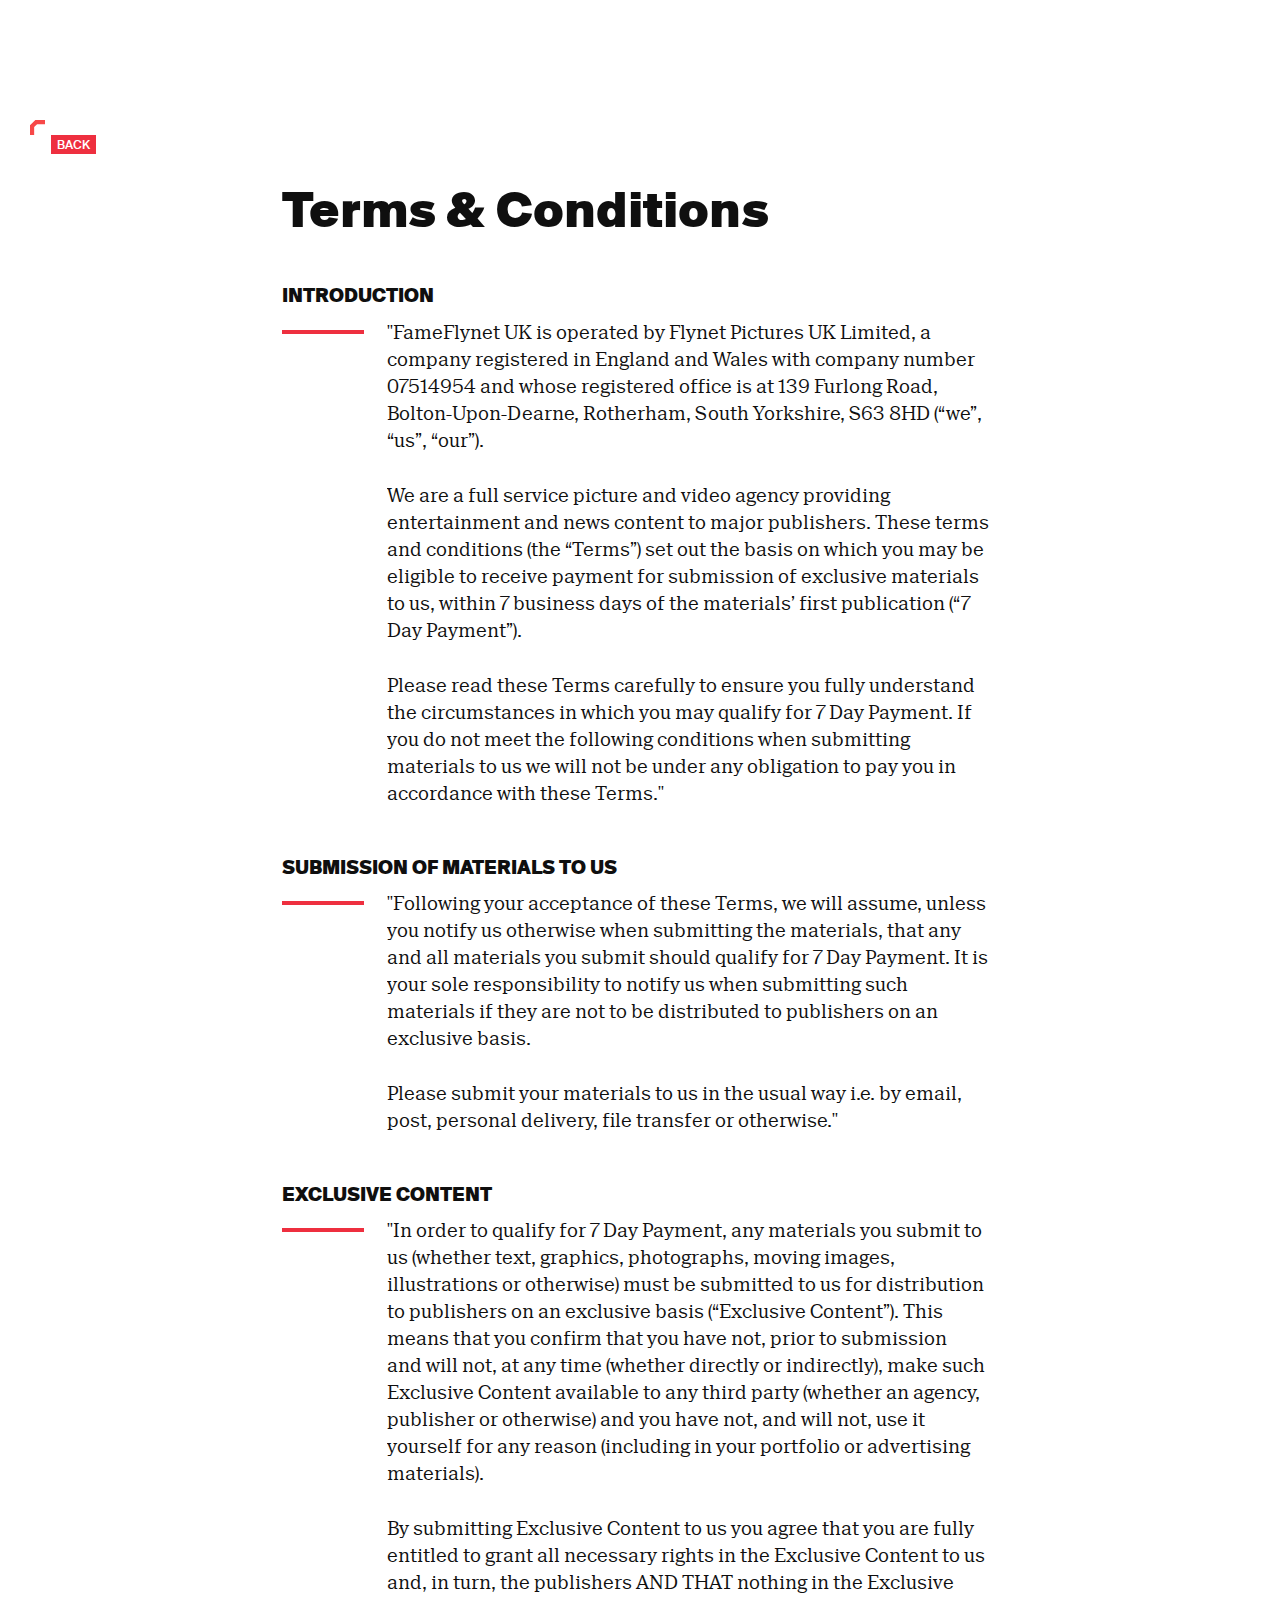
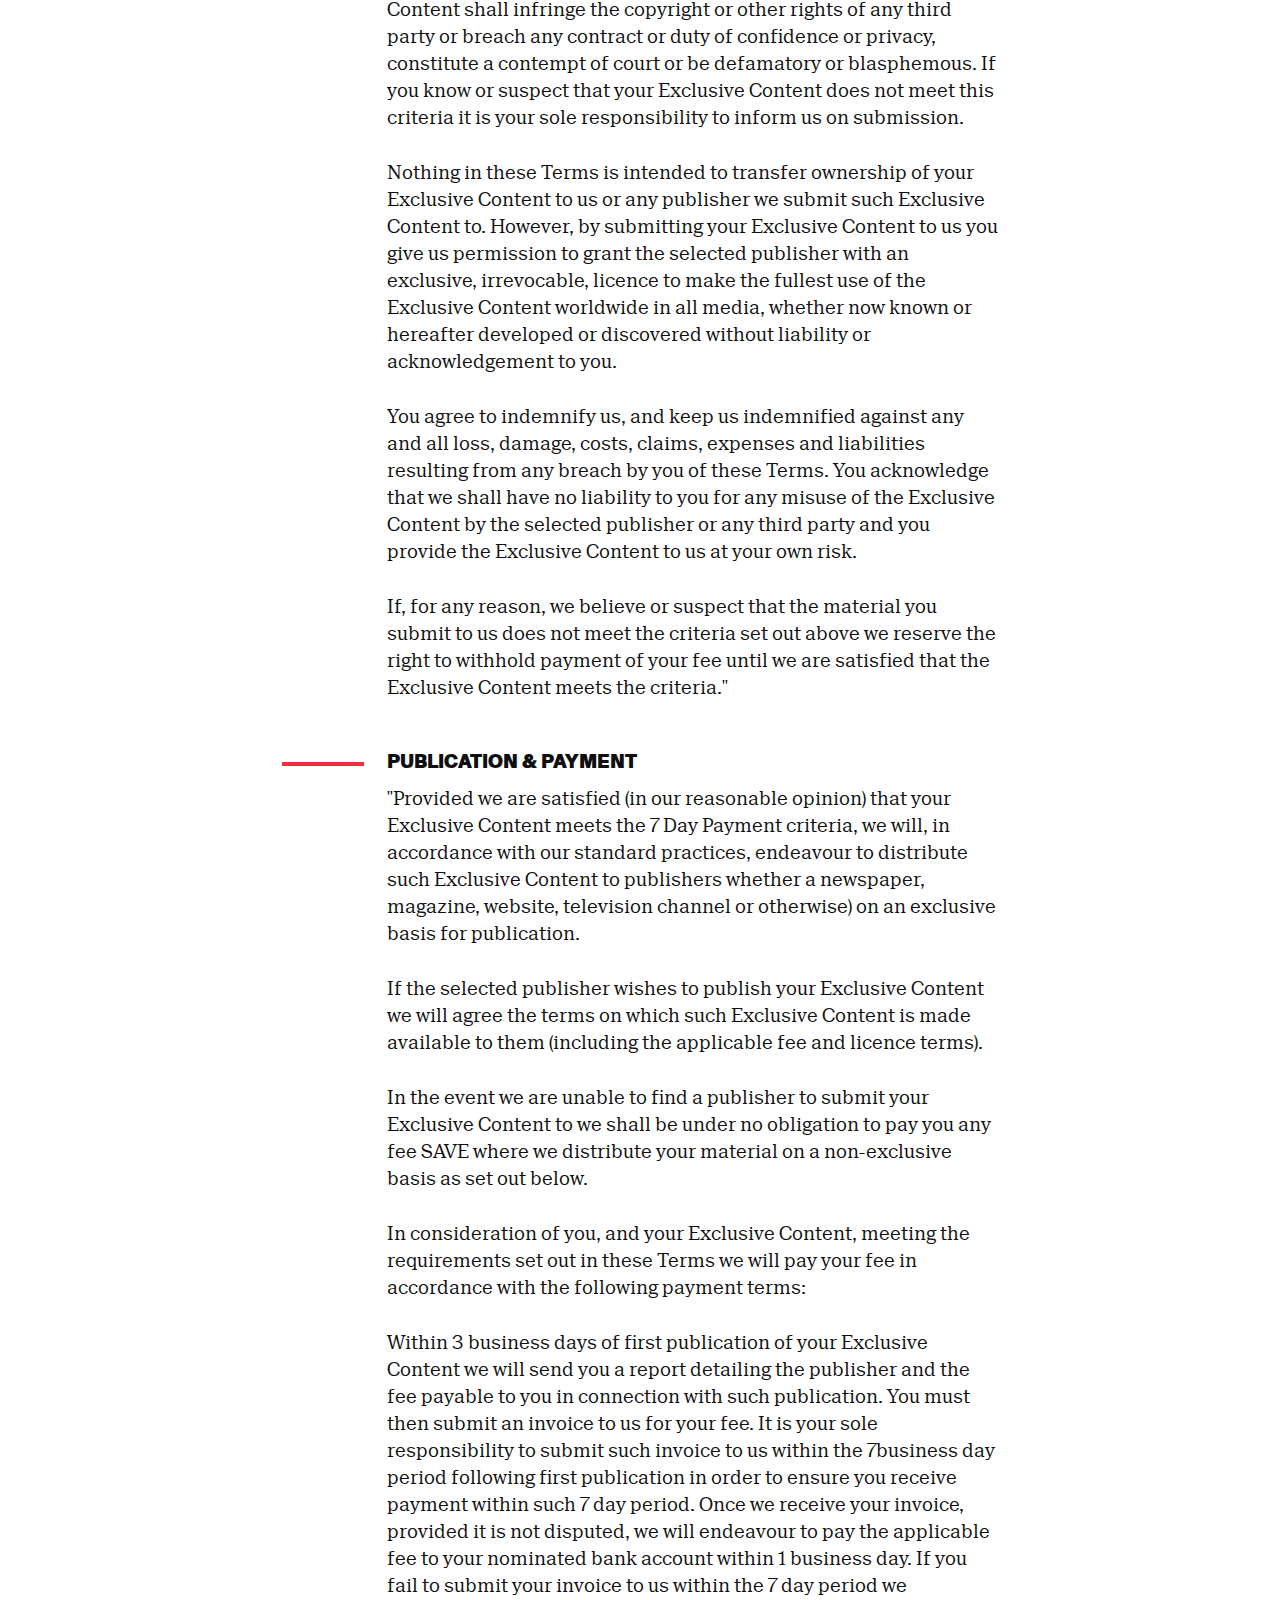
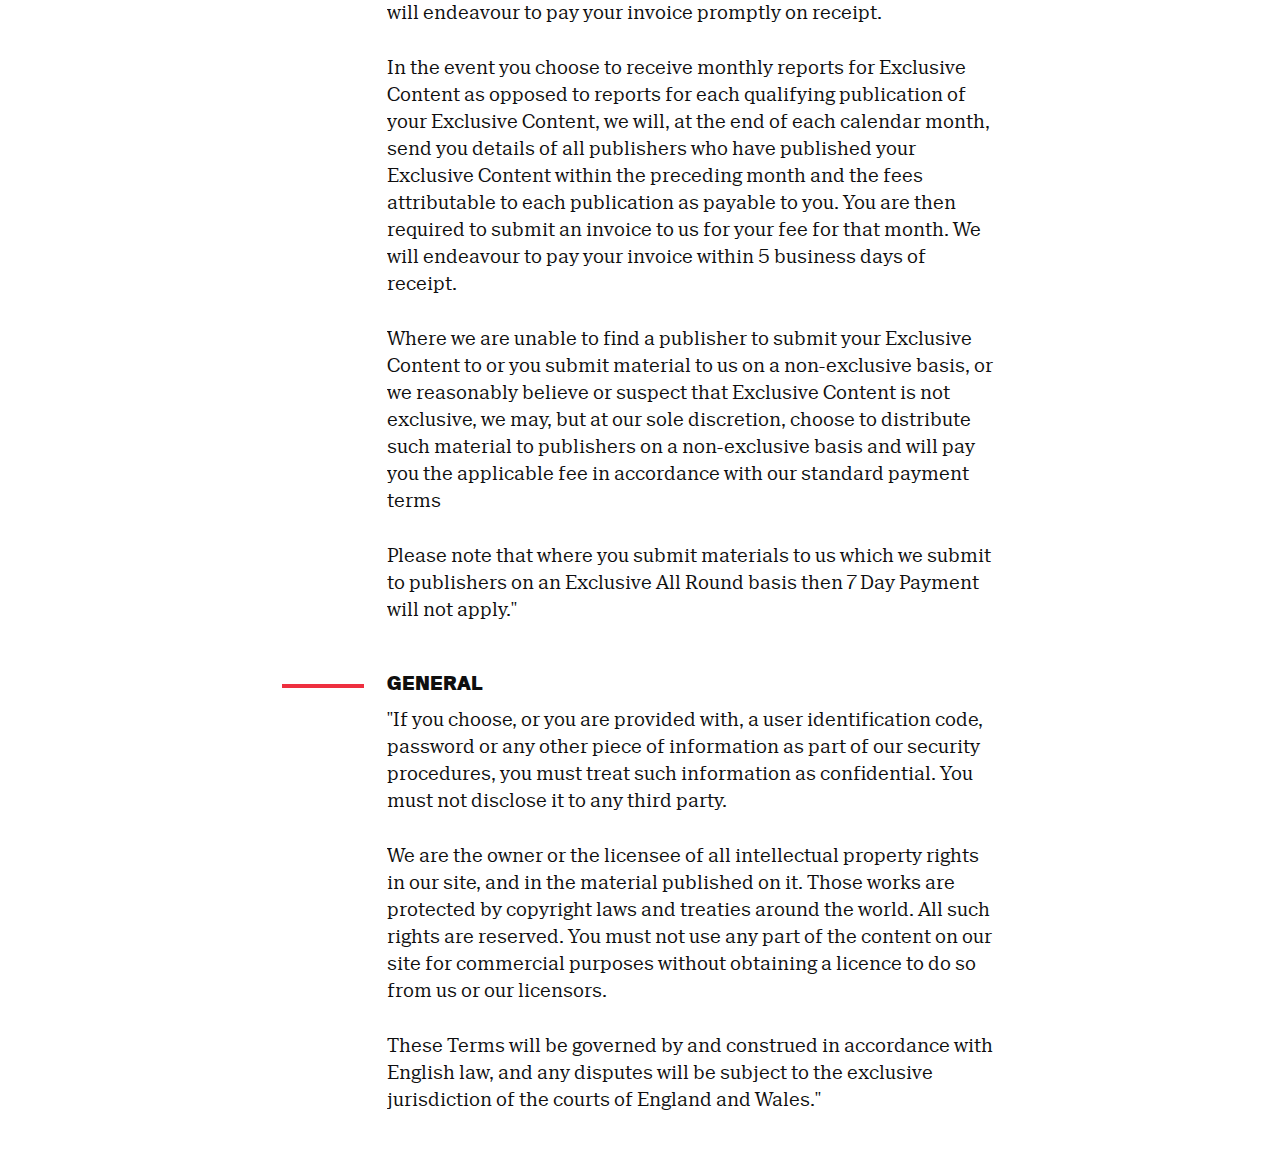
<file: text-page.html>
<!DOCTYPE html>
<html>
<head>
	<meta charset="utf-8">
	<meta name="viewport" content="width=device-width, initial-scale=1.0">
	<title>Splash</title>
	<!--build:css css/main.css-->
	<link media="all" rel="stylesheet" href="css/main.css">
	<!--endbuild-->

	<script type="text/javascript" src="http://ajax.googleapis.com/ajax/libs/jquery/1.11.2/jquery.min.js" defer></script>
	<script type="text/javascript">window.jQuery || document.write('<script src="js/jquery-1.11.2.min.js"><\/script>')</script>
	<!--build:js js/main.min.js -->
	<script type="text/javascript" src="js/skrollr.min.js" defer></script>
	<script type="text/javascript" src="js/skrollr.menu.min.js" defer></script>
	<script type="text/javascript" src="js/plugins.js" defer></script>
	<script type="text/javascript" src="js/jquery.main.js" defer></script>
	<!-- endbuild -->
</head>
<body>
	<div id="wrapper" class="text-page">
		<div class="page">
			<main id="main">
				<div class="back-link">
					<a href="index.html" class="back-to">Back</a>
				</div>
				<div class="text-area">
					<div class="container">
						<h2>Terms &amp; Conditions</h2>
						<h4>Introduction</h4>
						<div class="decorated-text">
							<span class="text-decor"></span>
							<p>"FameFlynet UK is operated by Flynet Pictures UK Limited, a company registered in England and Wales with company number 07514954 and whose registered office is at 139 Furlong Road, Bolton-Upon-Dearne, Rotherham, South Yorkshire, S63 8HD (“we”, “us”, “our”).</p>
							<p>We are a full service picture and video agency providing entertainment and news content to major publishers. These terms and conditions (the “Terms”) set out the basis on which you may be eligible to receive payment for submission of exclusive materials to us, within 7 business days of the materials’ first publication (“7 Day Payment”).</p>
							<p>Please read these Terms carefully to ensure you fully understand the circumstances in which you may qualify for 7 Day Payment. If you do not meet the following conditions when submitting materials to us we will not be under any obligation to pay you in accordance with these Terms."</p>
						</div>
						<h4>Submission of materials to us</h4>
						<div class="decorated-text">
							<span class="text-decor"></span>
							<p>"Following your acceptance of these Terms, we will assume, unless you notify us otherwise when submitting the materials, that any and all materials you submit should qualify for 7 Day Payment. It is your sole responsibility to notify us when submitting such materials if they are not to be distributed to publishers on an exclusive basis.</p>
							<p>Please submit your materials to us in the usual way i.e. by email, post, personal delivery, file transfer or otherwise."</p>
						</div>
						<h4>Exclusive content</h4>
						<div class="decorated-text">
							<span class="text-decor"></span>
							<p>"In order to qualify for 7 Day Payment, any materials you submit to us (whether text, graphics, photographs, moving images, illustrations or otherwise) must be submitted to us for distribution to publishers on an exclusive basis (“Exclusive Content”). This means that you confirm that you have not, prior to submission and will not, at any time (whether directly or indirectly), make such Exclusive Content available to any third party (whether an agency, publisher or otherwise) and you have not, and will not, use it yourself for any reason (including in your portfolio or advertising materials).</p>
							<p>By submitting Exclusive Content to us you agree that you are fully entitled to grant all necessary rights in the Exclusive Content to us and, in turn, the publishers AND THAT nothing in the Exclusive Content shall infringe the copyright or other rights of any third party or breach any contract or duty of confidence or privacy, constitute a contempt of court or be defamatory or blasphemous. If you know or suspect that your Exclusive Content does not meet this criteria it is your sole responsibility to inform us on submission.</p>
							<p>Nothing in these Terms is intended to transfer ownership of your Exclusive Content to us or any publisher we submit such Exclusive Content to. However, by submitting your Exclusive Content to us you give us permission to grant the selected publisher with an exclusive, irrevocable, licence to make the fullest use of the Exclusive Content worldwide in all media, whether now known or hereafter developed or discovered without liability or acknowledgement to you.</p>
							<p>You agree to indemnify us, and keep us indemnified against any and all loss, damage, costs, claims, expenses and liabilities resulting from any breach by you of these Terms. You acknowledge that we shall have no liability to you for any misuse of the Exclusive Content by the selected publisher or any third party and you provide the Exclusive Content to us at your own risk.</p>
							<p>If, for any reason, we believe or suspect that the material you submit to us does not meet the criteria set out above we reserve the right to withhold payment of your fee until we are satisfied that the Exclusive Content meets the criteria."</p>
						</div>
						<div class="decorated-text">
							<h4>Publication &amp; Payment</h4>
							<span class="text-decor"></span>
							<p>"Provided we are satisfied (in our reasonable opinion) that your Exclusive Content meets the 7 Day Payment criteria, we will, in accordance with our standard practices, endeavour to distribute such Exclusive Content to publishers whether a newspaper, magazine, website, television channel or otherwise) on an exclusive basis for publication.</p>
							<p>If the selected publisher wishes to publish your Exclusive Content we will agree the terms on which such Exclusive Content is made available to them (including the applicable fee and licence terms).</p>
							<p>In the event we are unable to find a publisher to submit your Exclusive Content to we shall be under no obligation to pay you any fee SAVE where we distribute your material on a non-exclusive basis as set out below.</p>
							<p>In consideration of you, and your Exclusive Content, meeting the requirements set out in these Terms we will pay your fee in accordance with the following payment terms:</p>
							<p>Within 3 business days of first publication of your Exclusive Content we will send you a report detailing the publisher and the fee payable to you in connection with such publication. You must then submit an invoice to us for your fee. It is your sole responsibility to submit such invoice to us within the 7business day period following first publication in order to ensure you receive payment within such 7 day period. Once we receive your invoice, provided it is not disputed, we will endeavour to pay the applicable fee to your nominated bank account within 1 business day. If you fail to submit your invoice to us within the 7 day period we will endeavour to pay your invoice promptly on receipt.</p>
							<p>In the event you choose to receive monthly reports for Exclusive Content as opposed to reports for each qualifying publication of your Exclusive Content, we will, at the end of each calendar month, send you details of all publishers who have published your Exclusive Content within the preceding month and the fees attributable to each publication as payable to you. You are then required to submit an invoice to us for your fee for that month. We will endeavour to pay your invoice within 5 business days of receipt.</p>
							<p>Where we are unable to find a publisher to submit your Exclusive Content to or you submit material to us on a non-exclusive basis, or we reasonably believe or suspect that Exclusive Content is not exclusive, we may, but at our sole discretion, choose to distribute such material to publishers on a non-exclusive basis and will pay you the applicable fee in accordance with our standard payment terms</p>
							<p>Please note that where you submit materials to us which we submit to publishers on an Exclusive All Round basis then 7 Day Payment will not apply."</p>
						</div>
						<div class="decorated-text">
							<h4>General</h4>
							<span class="text-decor"></span>
							<p>"If you choose, or you are provided with, a user identification code, password or any other piece of information as part of our security procedures, you must treat such information as confidential. You must not disclose it to any third party.</p>
							<p>We are the owner or the licensee of all intellectual property rights in our site, and in the material published on it. Those works are protected by copyright laws and treaties around the world. All such rights are reserved. You must not use any part of the content on our site for commercial purposes without obtaining a licence to do so from us or our licensors.</p>
							<p>These Terms will be governed by and construed in accordance with English law, and any disputes will be subject to the exclusive jurisdiction of the courts of England and Wales."</p>
						</div>
					</div>
				</div>
			</main>
		</div>
	</div>
</body>
</html>
</file>
